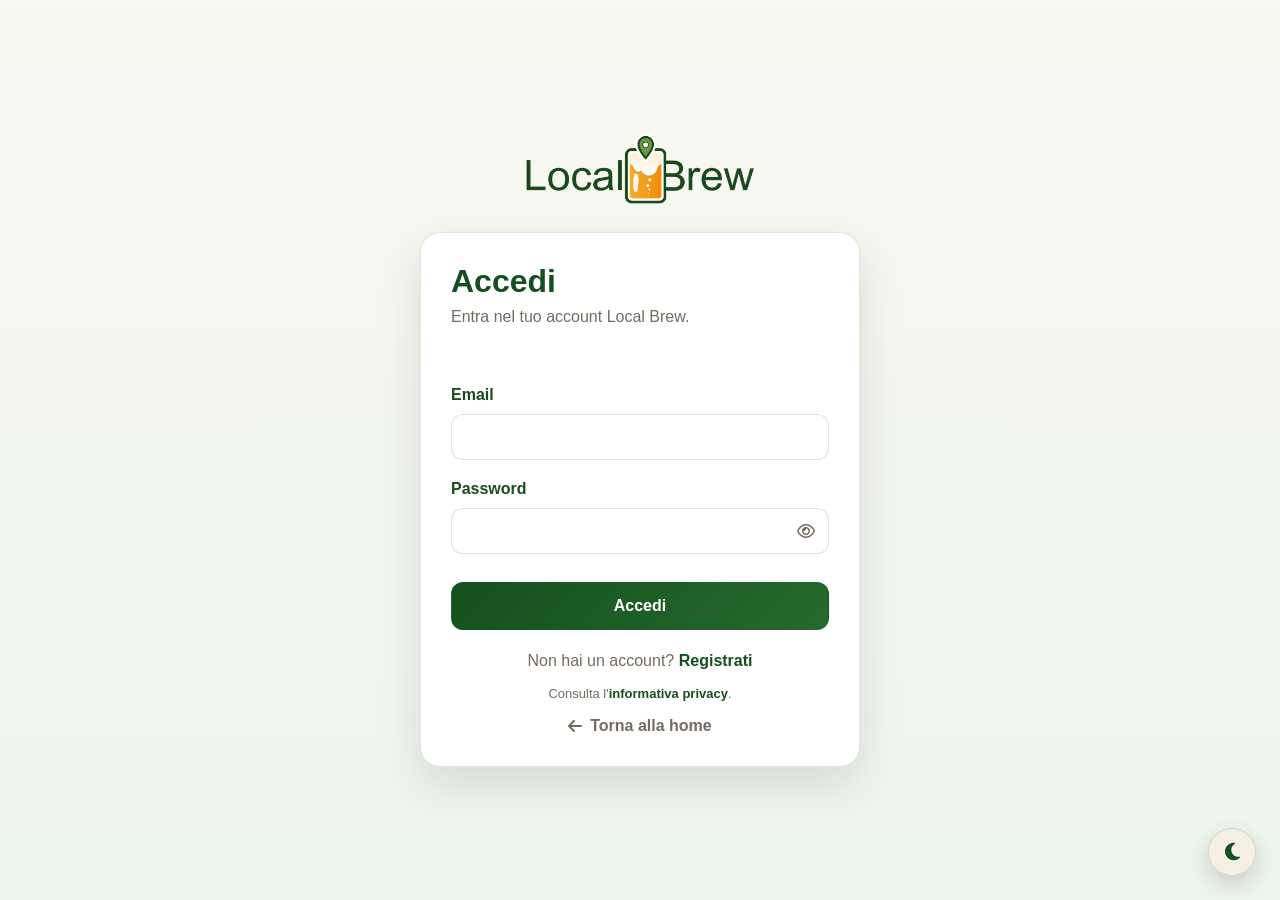
<file: src/main/resources/static/pages/admin-dashboard.html>
<!DOCTYPE html>
<html lang="it">

<head>
    <meta charset="UTF-8">
    <meta name="viewport" content="width=device-width, initial-scale=1.0">
    <title>Dashboard amministratore - Local Brew</title>

    <link rel="stylesheet" href="../css/style.css">
    <link rel="stylesheet" href="../css/auth.css">
    <link rel="stylesheet" href="https://cdnjs.cloudflare.com/ajax/libs/font-awesome/6.5.2/css/all.min.css">
    <link rel="shortcut icon" href="../assets/icons/favicon.png" type="image/x-icon">
</head>

<body class="auth-page app-page">
<main class="dashboard-shell app-shell">
    <header class="app-page-header dashboard-header">
            <div>
                <h1>Amministrazione</h1>
                <p>Gestisci locali e recensioni.</p>
            </div>
            <div class="dashboard-header-actions">
                <button type="button" class="admin-new-drink-btn" id="admin-open-create-drink">
                    <i class="fa-solid fa-beer-mug-empty"></i> Nuovo drink
                </button>
                <a class="btn profile-btn" href="profile.html">
                    <i class="fa-solid fa-user"></i> Profilo
                </a>
                <a class="btn btn-map" href="../index.html">
                    <i class="fa-solid fa-map-location-dot"></i> Mappa
                </a>
                <button type="button" class="btn btn-logout" data-logout-button>
                    <i class="fa-solid fa-right-from-bracket"></i> Esci
                </button>
            </div>
    </header>

    <section class="app-page-body dashboard-card">

        <!-- Tab navigazione -->
        <div class="admin-tabs-row">
            <div class="admin-tabs" role="tablist">
                <button class="admin-tab admin-tab--active" data-tab="venues" role="tab" aria-selected="true">
                    <i class="fa-solid fa-store"></i> Locali
                </button>
                <button class="admin-tab" data-tab="drinks" role="tab" aria-selected="false">
                    <i class="fa-solid fa-beer-mug-empty"></i> Drink
                </button>
            </div>

            <div class="admin-drinks-toolbar hidden" id="admin-drinks-toolbar">
                <div class="admin-search-wrap">
                    <i class="fa-solid fa-magnifying-glass admin-search-icon"></i>
                    <input id="admin-drink-search" class="admin-search-input" type="search"
                           placeholder="Cerca drink per nome o categoria..." autocomplete="off">
                </div>
                <div class="admin-status-filters" role="group">
                    <button class="admin-status-pill admin-status-pill--active" data-category="">Tutti</button>
                    <button class="admin-status-pill" data-category="IPA">IPA</button>
                    <button class="admin-status-pill" data-category="LAGER">Lager</button>
                    <button class="admin-status-pill" data-category="STOUT">Stout</button>
                    <button class="admin-status-pill" data-category="ALE">Ale</button>
                    <button class="admin-status-pill" data-category="WHEAT">Wheat</button>
                    <button class="admin-status-pill" data-category="SOUR">Sour</button>
                </div>
            </div>
        </div>

        <!-- Tab: Locali + Recensioni -->
        <div class="admin-tab-panel" id="admin-tab-venues">
        <div class="admin-two-col">

            <!-- COLONNA 1: lista locali -->
            <section class="admin-col admin-venues-col">
                <h2 class="dashboard-col-title">
                    <i class="fa-solid fa-store"></i>
                    Locali
                </h2>

                <!-- Ricerca + filtri status -->
                <div class="admin-search-wrap">
                    <i class="fa-solid fa-magnifying-glass admin-search-icon"></i>
                    <input
                            id="admin-venue-search"
                            class="admin-search-input"
                            type="search"
                            placeholder="Cerca locale o owner…"
                            autocomplete="off"
                    >
                </div>
                <div class="admin-status-filters" role="group" aria-label="Filtra per stato">
                    <button class="admin-status-pill admin-status-pill--active" data-status="">Tutti</button>
                    <button class="admin-status-pill" data-status="ACTIVE">
                        <i class="fa-solid fa-circle-check"></i> Attivi
                    </button>
                    <button class="admin-status-pill" data-status="SUSPENDED">
                        <i class="fa-solid fa-circle-pause"></i> Sospesi
                    </button>
                    <button class="admin-status-pill" data-status="PENDING">
                        <i class="fa-solid fa-clock"></i> In attesa
                    </button>
                </div>

                <div id="admin-venues" aria-live="polite">
                    <p class="dashboard-message">Caricamento locali...</p>
                </div>
            </section>

            <!-- COLONNA 2: recensioni -->
            <section class="admin-col admin-review-col" id="admin-review-col">
                <h2 class="dashboard-col-title">
                    <i class="fa-solid fa-comments"></i>
                    Recensioni
                </h2>
                <p class="dashboard-message admin-review-hint" id="admin-review-hint">
                    Clicca "Recensioni" su un locale per vederle qui.
                </p>
                <div class="admin-review-venue-name hidden" id="admin-review-venue-name"></div>
                <div class="admin-review-list" id="admin-reviews" aria-live="polite"></div>
            </section>

        </div><!-- /admin-two-col -->
        </div><!-- /admin-tab-panel venues -->

        <!-- Tab: Drink globali -->
        <div class="admin-tab-panel hidden" id="admin-tab-drinks">
            <div id="admin-drinks-list" aria-live="polite">
                <p class="dashboard-message">Caricamento drink...</p>
            </div>
        </div><!-- /admin-tab-panel drinks -->

    </section>
</main>

<!-- Modal: nuovo drink -->
<div class="admin-drink-create-backdrop hidden" id="admin-drink-create-backdrop" aria-hidden="true"></div>
<section class="admin-drink-create-modal hidden" id="admin-drink-create-modal" role="dialog" aria-modal="true"
         aria-labelledby="admin-create-drink-title">
    <div class="admin-drink-modal-header">
        <div>
            <p class="eyebrow">Drink globale</p>
            <h2 id="admin-create-drink-title"><i class="fa-solid fa-beer-mug-empty"></i> Nuovo drink</h2>
        </div>
        <button type="button" class="admin-modal-close" id="admin-close-create-drink" aria-label="Chiudi">
            <i class="fa-solid fa-xmark"></i>
        </button>
    </div>

        <form class="auth-form admin-drink-modal-form" id="admin-drink-form">
            <p class="dashboard-message">Drink globali, disponibili a tutti i locali senza prezzo.</p>
            <p class="auth-message" id="admin-drink-message" aria-live="polite"></p>
            <label for="admin-drink-name">Nome</label>
            <input id="admin-drink-name" type="text" maxlength="100" required>

            <label for="admin-drink-description">Descrizione</label>
            <textarea id="admin-drink-description" rows="3" maxlength="300"></textarea>

            <div class="form-columns">
                <div>
                    <label for="admin-drink-category">Categoria</label>
                    <select id="admin-drink-category" required>
                        <option value="IPA">IPA</option>
                        <option value="LAGER">Lager</option>
                        <option value="STOUT">Stout</option>
                        <option value="ALE">Ale</option>
                        <option value="WHEAT">Wheat</option>
                        <option value="SOUR">Sour</option>
                    </select>
                </div>
                <div>
                    <label for="admin-drink-abv">ABV</label>
                    <input id="admin-drink-abv" type="number" step="0.1" min="0" max="100">
                </div>
            </div>

            <label for="admin-drink-origin">Origine</label>
            <input id="admin-drink-origin" type="text" maxlength="100">

            <label for="admin-drink-image-file">Immagine birra</label>
            <div class="upload-field" id="admin-drink-image-upload-field">
                <input type="file" id="admin-drink-image-file" accept="image/jpeg,image/png,image/webp"
                       class="upload-file-input">
                <label for="admin-drink-image-file" class="upload-file-label">
                    <i class="fa-solid fa-arrow-up-from-bracket"></i>
                    <span id="admin-drink-image-filename">Scegli immagine (JPG, PNG, WEBP · max 5 MB)</span>
                </label>
                <img id="admin-drink-image-preview" class="upload-preview hidden" alt="Anteprima immagine birra">
                <button type="button" class="upload-remove hidden" id="admin-drink-image-remove"
                        aria-label="Rimuovi immagine">
                    <i class="fa-solid fa-xmark"></i> Rimuovi
                </button>
            </div>
            <input type="hidden" id="admin-drink-image-uri">

            <div class="admin-drink-modal-actions">
                <button type="button" class="secondary-button" id="admin-cancel-create-drink">Annulla</button>
                <button type="submit" class="auth-submit">
                    <i class="fa-solid fa-plus"></i> Crea drink
                </button>
            </div>
        </form>
</section>

<button type="button" class="theme-toggle-floating" id="theme-toggle" aria-label="Passa alla modalità notte"><i class="fa-solid fa-moon"></i></button>
  <script type="module" src="../js/theme-init.js"></script>
<!-- Modal: modifica drink -->
<div class="admin-drink-edit-backdrop hidden" id="admin-drink-edit-backdrop" aria-hidden="true"></div>
<section class="admin-drink-edit-modal hidden" id="admin-drink-edit-modal" role="dialog" aria-modal="true"
         aria-labelledby="admin-edit-drink-title">
    <div class="admin-drink-edit-modal-header">
        <div>
            <p class="eyebrow">Drink globale</p>
            <h2 id="admin-edit-drink-title"><i class="fa-solid fa-pen"></i> Modifica drink</h2>
        </div>
        <button type="button" class="admin-modal-close" id="admin-edit-drink-close" aria-label="Chiudi">
            <i class="fa-solid fa-xmark"></i>
        </button>
    </div>

    <form class="auth-form admin-drink-edit-modal-form" id="admin-drink-edit-form">
        <input type="hidden" id="edit-drink-id">

        <label for="edit-drink-name">Nome</label>
        <input id="edit-drink-name" type="text" maxlength="100" required>

        <label for="edit-drink-description">Descrizione</label>
        <textarea id="edit-drink-description" rows="3" maxlength="300"></textarea>

        <div class="form-columns">
            <div>
                <label for="edit-drink-category">Categoria</label>
                <select id="edit-drink-category" required>
                    <option value="IPA">IPA</option>
                    <option value="LAGER">Lager</option>
                    <option value="STOUT">Stout</option>
                    <option value="ALE">Ale</option>
                    <option value="WHEAT">Wheat</option>
                    <option value="SOUR">Sour</option>
                </select>
            </div>
            <div>
                <label for="edit-drink-abv">ABV</label>
                <input id="edit-drink-abv" type="number" step="0.1" min="0" max="100">
            </div>
        </div>

        <label for="edit-drink-origin">Origine</label>
        <input id="edit-drink-origin" type="text" maxlength="100">

        <label for="edit-drink-image-file">Immagine birra</label>
        <div class="upload-field" id="edit-drink-image-upload-field">
            <input type="file" id="edit-drink-image-file" accept="image/jpeg,image/png,image/webp"
                   class="upload-file-input">
            <label for="edit-drink-image-file" class="upload-file-label">
                <i class="fa-solid fa-arrow-up-from-bracket"></i>
                <span id="edit-drink-image-filename">Scegli immagine (JPG, PNG, WEBP - max 5 MB)</span>
            </label>
            <img id="edit-drink-image-preview" class="upload-preview hidden" alt="Anteprima immagine birra">
            <button type="button" class="upload-remove hidden" id="edit-drink-image-remove"
                    aria-label="Rimuovi immagine">
                <i class="fa-solid fa-xmark"></i> Rimuovi
            </button>
        </div>
        <input type="hidden" id="edit-drink-image-uri">

        <p class="profile-form-msg" id="admin-drink-edit-message" aria-live="polite"></p>

        <div class="admin-drink-edit-modal-actions">
            <button type="button" class="secondary-button" id="admin-edit-drink-cancel">Annulla</button>
            <button type="submit" class="profile-save-btn">
                <i class="fa-solid fa-check"></i> Salva modifiche
            </button>
        </div>
    </form>
</section>

<script type="module" src="../js/admin-dashboard.js"></script>
</body>

</html>
</file>
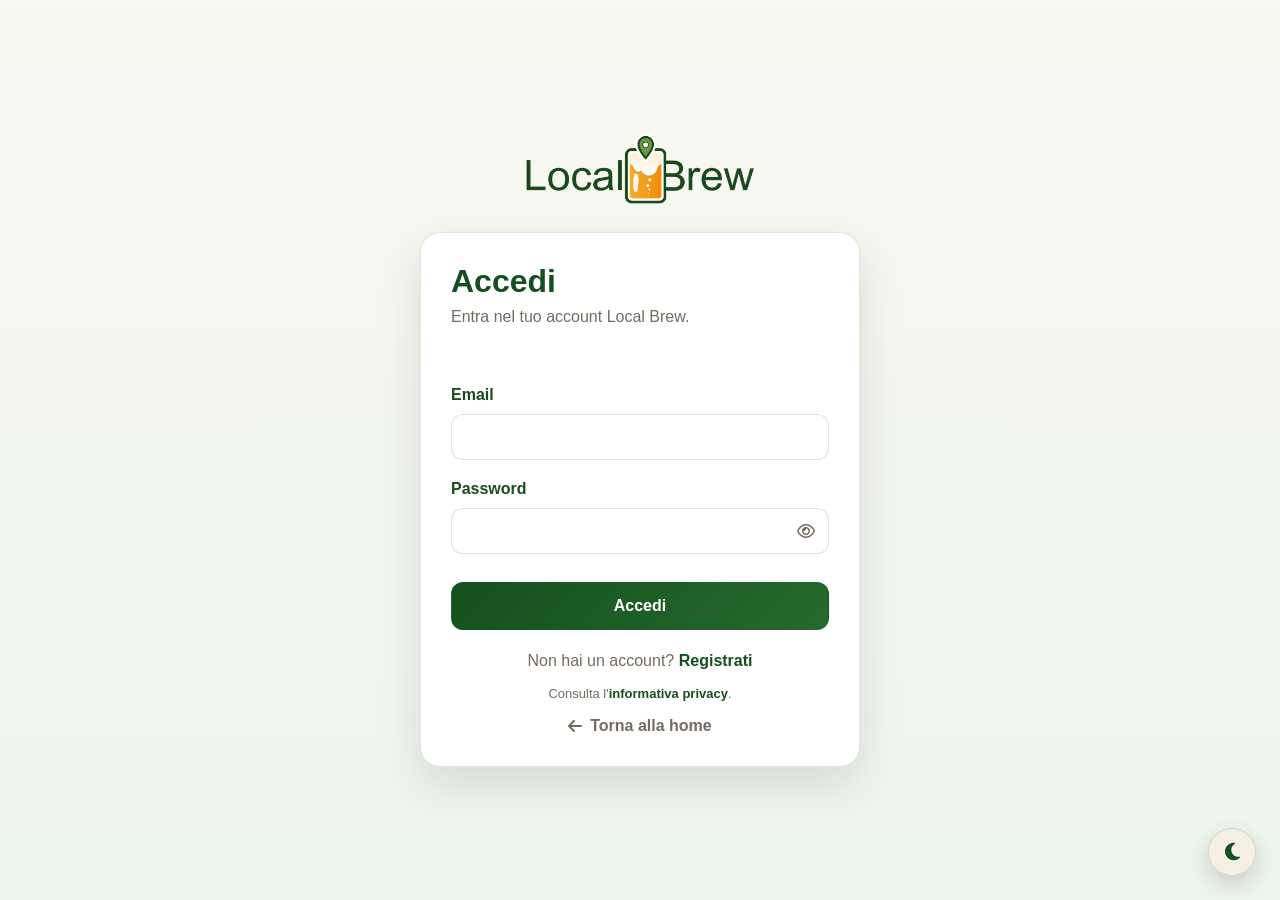
<file: src/main/resources/static/pages/login.html>
<!DOCTYPE html>
<html lang="it">
<head>
    <meta charset="UTF-8">
    <meta name="viewport" content="width=device-width, initial-scale=1.0">
    <title>Accedi - Local Brew</title>

    <link rel="stylesheet" href="../css/style.css">
    <link rel="stylesheet" href="../css/auth.css">
    <link rel="stylesheet" href="https://cdnjs.cloudflare.com/ajax/libs/font-awesome/6.5.2/css/all.min.css">
    <link rel="shortcut icon" href="../assets/icons/favicon.png" type="image/x-icon">
</head>
<body class="auth-page">
<main class="auth-shell">
    <a href="../index.html" class="auth-logo">
        <img src="../assets/icons/logo.png" alt="Local Brew" class="auth-logo-img logo-light">
        <img src="../assets/icons/logo-dark-mode.png" alt="Local Brew" class="auth-logo-img logo-dark">
    </a>

    <section class="auth-card">
        <h1>Accedi</h1>
        <p>Entra nel tuo account Local Brew.</p>

        <p class="auth-message" id="auth-message" aria-live="polite"></p>

        <form class="auth-form" id="login-form">
            <label for="login-email">Email</label>
            <input type="email" id="login-email" required autocomplete="email">

            <label for="login-password">Password</label>
            <div class="pw-field">
                <input type="password" id="login-password" required autocomplete="current-password">
                <button type="button" class="pw-toggle" aria-label="Mostra password" tabindex="-1">
                    <i class="fa-regular fa-eye"></i>
                </button>
            </div>

            <button type="submit" class="auth-submit">Accedi</button>
        </form>

        <p class="auth-switch">
            Non hai un account?
            <a href="register.html">Registrati</a>
        </p>

        <p class="auth-legal">
            Consulta l'<a href="privacy.html">informativa privacy</a>.
        </p>

        <p class="auth-home">
            <a href="../index.html">
                <i class="fa-solid fa-arrow-left"></i>
                Torna alla home
            </a>
        </p>
    </section>
</main>

<button type="button" class="theme-toggle-floating" id="theme-toggle" aria-label="Passa alla modalità notte"><i
        class="fa-solid fa-moon"></i></button>
<script type="module" src="../js/theme-init.js"></script>
<script type="module" src="../js/auth.js"></script>
</body>
</html>
</file>
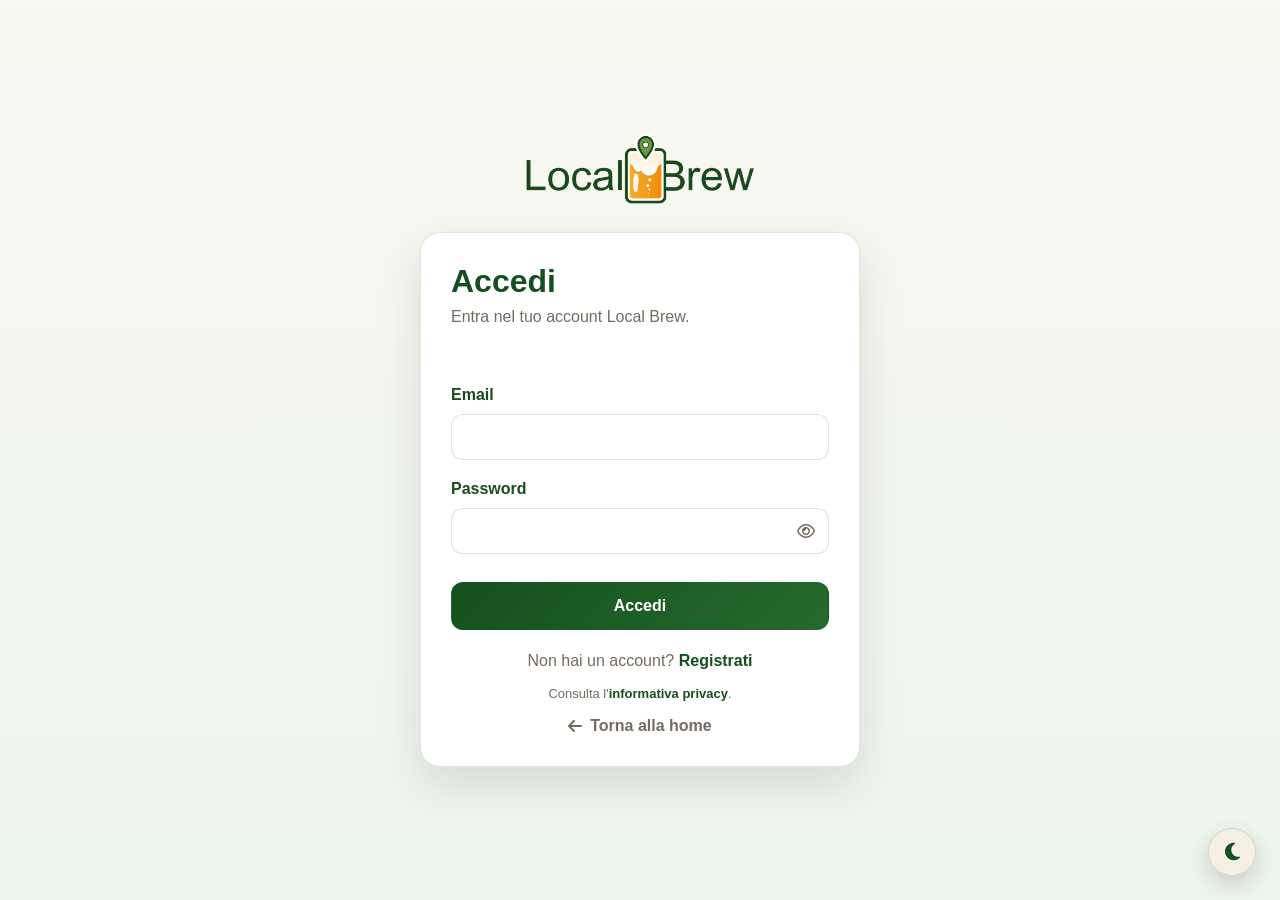
<file: src/main/resources/static/pages/owner-dashboard.html>
<!DOCTYPE html>
<html lang="it">

<head>
    <meta charset="UTF-8">
    <meta name="viewport" content="width=device-width, initial-scale=1.0">
    <title>Dashboard proprietario - Local Brew</title>

    <link rel="stylesheet" href="../css/style.css">
    <link rel="stylesheet" href="../css/auth.css">
    <link rel="stylesheet" href="https://cdnjs.cloudflare.com/ajax/libs/font-awesome/6.5.2/css/all.min.css">
    <link rel="shortcut icon" href="../assets/icons/favicon.png" type="image/x-icon">
</head>

<body class="auth-page app-page owner-dashboard-page">
<main class="dashboard-shell app-shell">
    <header class="app-page-header dashboard-header">
            <div>
                <h1>Gestione locali</h1>
                <p>Crea, aggiorna o elimina i tuoi locali.</p>
            </div>
            <div class="dashboard-header-actions">
                <button type="button" class="admin-new-drink-btn owner-new-venue-btn" id="venue-modal-open">
                    <i class="fa-solid fa-plus"></i> Nuovo locale
                </button>
                <a class="btn profile-btn" href="profile.html">
                    <i class="fa-solid fa-user"></i> Profilo
                </a>
                <a class="btn btn-map" href="../index.html">
                    <i class="fa-solid fa-map-location-dot"></i> Mappa
                </a>
                <button type="button" class="btn btn-logout" data-logout-button>
                    <i class="fa-solid fa-right-from-bracket"></i> Esci
                </button>
            </div>
    </header>


    <section class="app-page-body dashboard-card">

        <div class="dashboard-grid owner-dashboard-grid">

            <!-- Modal: form crea/aggiorna locale -->
            <div class="venue-modal-backdrop hidden" id="venue-modal-backdrop"></div>
            <div class="venue-form-col venue-modal hidden" id="venue-modal" role="dialog" aria-modal="true" aria-labelledby="form-col-label">
                <div class="venue-modal-header">
                    <h2 class="dashboard-col-title">
                        <i class="fa-solid fa-store"></i>
                        <span id="form-col-label">Nuovo locale</span>
                    </h2>
                    <button type="button" class="venue-modal-close" id="venue-modal-close" aria-label="Chiudi form locale">
                        <i class="fa-solid fa-xmark"></i>
                    </button>
                </div>
                <form class="auth-form" id="venue-form">
                    <input type="hidden" id="venue-id">

                    <label for="venue-name">Nome locale</label>
                    <input id="venue-name" type="text" maxlength="50" required>

                    <label for="venue-description">Descrizione</label>
                    <textarea id="venue-description" rows="4" maxlength="500"></textarea>

                    <label for="venue-city">Città</label>
                    <input id="venue-city" type="text" maxlength="50" required>

                    <label for="venue-address">Indirizzo</label>
                    <input id="venue-address" type="text" maxlength="70" required>

                    <label for="venue-type">Tipo locale</label>
                    <select id="venue-type" required>
                        <option value="BAR">Bar</option>
                        <option value="PUB">Pub</option>
                        <option value="BREWERY">Birrificio</option>
                        <option value="RESTAURANT">Ristorante</option>
                        <option value="BEER_STORE">Beer store</option>
                    </select>

                    <label for="venue-image-uri">Immagine locale</label>
                    <div class="upload-field" id="venue-image-upload-field">
                        <input type="file" id="venue-image-file" accept="image/jpeg,image/png,image/webp"
                               class="upload-file-input">
                        <label for="venue-image-file" class="upload-file-label">
                            <i class="fa-solid fa-arrow-up-from-bracket"></i>
                            <span id="venue-image-filename">Scegli immagine (JPG, PNG, WEBP · max 5 MB)</span>
                        </label>
                        <img id="venue-image-preview" class="upload-preview hidden" alt="Anteprima immagine locale">
                        <button type="button" class="upload-remove hidden" id="venue-image-remove"
                                aria-label="Rimuovi immagine">
                            <i class="fa-solid fa-xmark"></i> Rimuovi
                        </button>
                    </div>
                    <input type="hidden" id="venue-image-uri">

                    <div class="dashboard-actions">
                        <button type="submit" class="auth-submit" id="venue-submit">Crea locale</button>
                        <button type="button" class="secondary-button" id="venue-cancel">Annulla</button>
                    </div>
                </form>
            </div>

            <!-- Lista locali -->
            <section class="dashboard-list owner-dashboard-list" aria-live="polite">
                <h2 class="dashboard-col-title">
                    <i class="fa-solid fa-list"></i>
                    I tuoi locali
                </h2>
                <div id="owner-venues">
                    <p class="dashboard-message">Caricamento locali...</p>
                </div>
            </section>

        </div>

        <!-- PANNELLO BIRRE — reso visibile via JS quando si apre un accordion -->

        <!-- select nascosto, usato solo dal JS per tracciare il locale attivo -->
        <select id="drink-venue-select" class="hidden" aria-hidden="true"></select>

        <div class="drink-modal-backdrop hidden" id="drink-modal-backdrop"></div>
        <div class="drink-accordion-panel hidden" id="drink-accordion-panel" role="dialog" aria-modal="true"
             aria-labelledby="drink-panel-title">

            <div class="drink-panel-header">
                <div>
                    <h2 class="dashboard-col-title" id="drink-panel-title">
                        <i class="fa-solid fa-beer-mug-empty"></i>
                        Birre del locale
                    </h2>
                    <p class="drink-panel-sub" id="drink-panel-sub"></p>
                </div>
                <button type="button" class="drink-panel-close" id="drink-panel-close"
                        aria-label="Chiudi pannello birre">
                    <i class="fa-solid fa-xmark"></i>
                </button>
            </div>

            <p class="auth-message drink-message-inline" id="drink-message" aria-live="polite"></p>
            <div class="drink-panel-body">

                <!-- Colonna sx: aggiungi drink — accordion collassabile -->
                <div class="drink-panel-forms">

                    <!-- Accordion: aggiungi drink esistente -->
                    <div class="drink-form-block drink-accordion-block">
                        <button type="button" class="drink-accordion-trigger" aria-expanded="false"
                                aria-controls="existing-drink-body">
                            <span><i class="fa-solid fa-plus"></i> Aggiungi drink esistente</span>
                            <i class="fa-solid fa-chevron-down drink-chevron"></i>
                        </button>
                        <div class="drink-accordion-body hidden" id="existing-drink-body">
                            <form class="auth-form" id="existing-drink-form">
                                <label for="existing-drink-id">Drink</label>
                                <select id="existing-drink-id" required></select>

                                <label for="existing-drink-price">Prezzo</label>
                                <input id="existing-drink-price" type="number" step="0.01" min="0" required>

                                <button type="submit" class="auth-submit">Aggiungi al locale</button>
                            </form>
                        </div>
                    </div>

                    <!-- Accordion: crea nuovo drink -->
                    <div class="drink-form-block drink-accordion-block">
                        <button type="button" class="drink-accordion-trigger" aria-expanded="false"
                                aria-controls="new-drink-body">
                            <span><i class="fa-solid fa-beer-mug-empty"></i> Crea nuovo drink</span>
                            <i class="fa-solid fa-chevron-down drink-chevron"></i>
                        </button>
                        <div class="drink-accordion-body hidden" id="new-drink-body">
                            <form class="auth-form" id="new-drink-form">
                                <label for="new-drink-name">Nome</label>
                                <input id="new-drink-name" type="text" maxlength="100" required>

                                <label for="new-drink-description">Descrizione</label>
                                <textarea id="new-drink-description" rows="3" maxlength="300"></textarea>

                                <div class="form-columns">
                                    <div>
                                        <label for="new-drink-category">Categoria</label>
                                        <select id="new-drink-category" required>
                                            <option value="IPA">IPA</option>
                                            <option value="LAGER">Lager</option>
                                            <option value="STOUT">Stout</option>
                                            <option value="ALE">Ale</option>
                                            <option value="WHEAT">Wheat</option>
                                            <option value="SOUR">Sour</option>
                                        </select>
                                    </div>
                                    <div>
                                        <label for="new-drink-abv">ABV</label>
                                        <input id="new-drink-abv" type="number" step="0.1" min="0" max="100">
                                    </div>
                                </div>

                                <label for="new-drink-origin">Origine</label>
                                <input id="new-drink-origin" type="text" maxlength="100">

                                <label for="new-drink-image-uri">Immagine birra</label>
                                <div class="upload-field" id="drink-image-upload-field">
                                    <input type="file" id="new-drink-image-file" accept="image/jpeg,image/png,image/webp"
                                           class="upload-file-input">
                                    <label for="new-drink-image-file" class="upload-file-label">
                                        <i class="fa-solid fa-arrow-up-from-bracket"></i>
                                        <span id="new-drink-image-filename">Scegli immagine (JPG, PNG, WEBP · max 5 MB)</span>
                                    </label>
                                    <img id="new-drink-image-preview" class="upload-preview hidden"
                                         alt="Anteprima immagine birra">
                                    <button type="button" class="upload-remove hidden" id="new-drink-image-remove"
                                            aria-label="Rimuovi immagine">
                                        <i class="fa-solid fa-xmark"></i> Rimuovi
                                    </button>
                                </div>
                                <input type="hidden" id="new-drink-image-uri">

                                <label for="new-drink-price">Prezzo nel locale</label>
                                <input id="new-drink-price" type="number" step="0.01" min="0" required>

                                <button type="submit" class="auth-submit">Crea e aggiungi</button>
                            </form>
                        </div>
                    </div>

                </div>

                <!-- Colonna dx: lista birre del locale -->
                <section class="drink-list-col">
                    <h3>Menu attuale</h3>
                    <div id="venue-drinks">
                        <p class="dashboard-message">Seleziona un locale.</p>
                    </div>
                </section>

            </div>
        </div>

    </section>
</main>

<button type="button" class="theme-toggle-floating" id="theme-toggle" aria-label="Passa alla modalità notte"><i class="fa-solid fa-moon"></i></button>
  <script type="module" src="../js/theme-init.js"></script>
<script type="module" src="../js/owner-dashboard.js"></script>
</body>
</html>
</file>
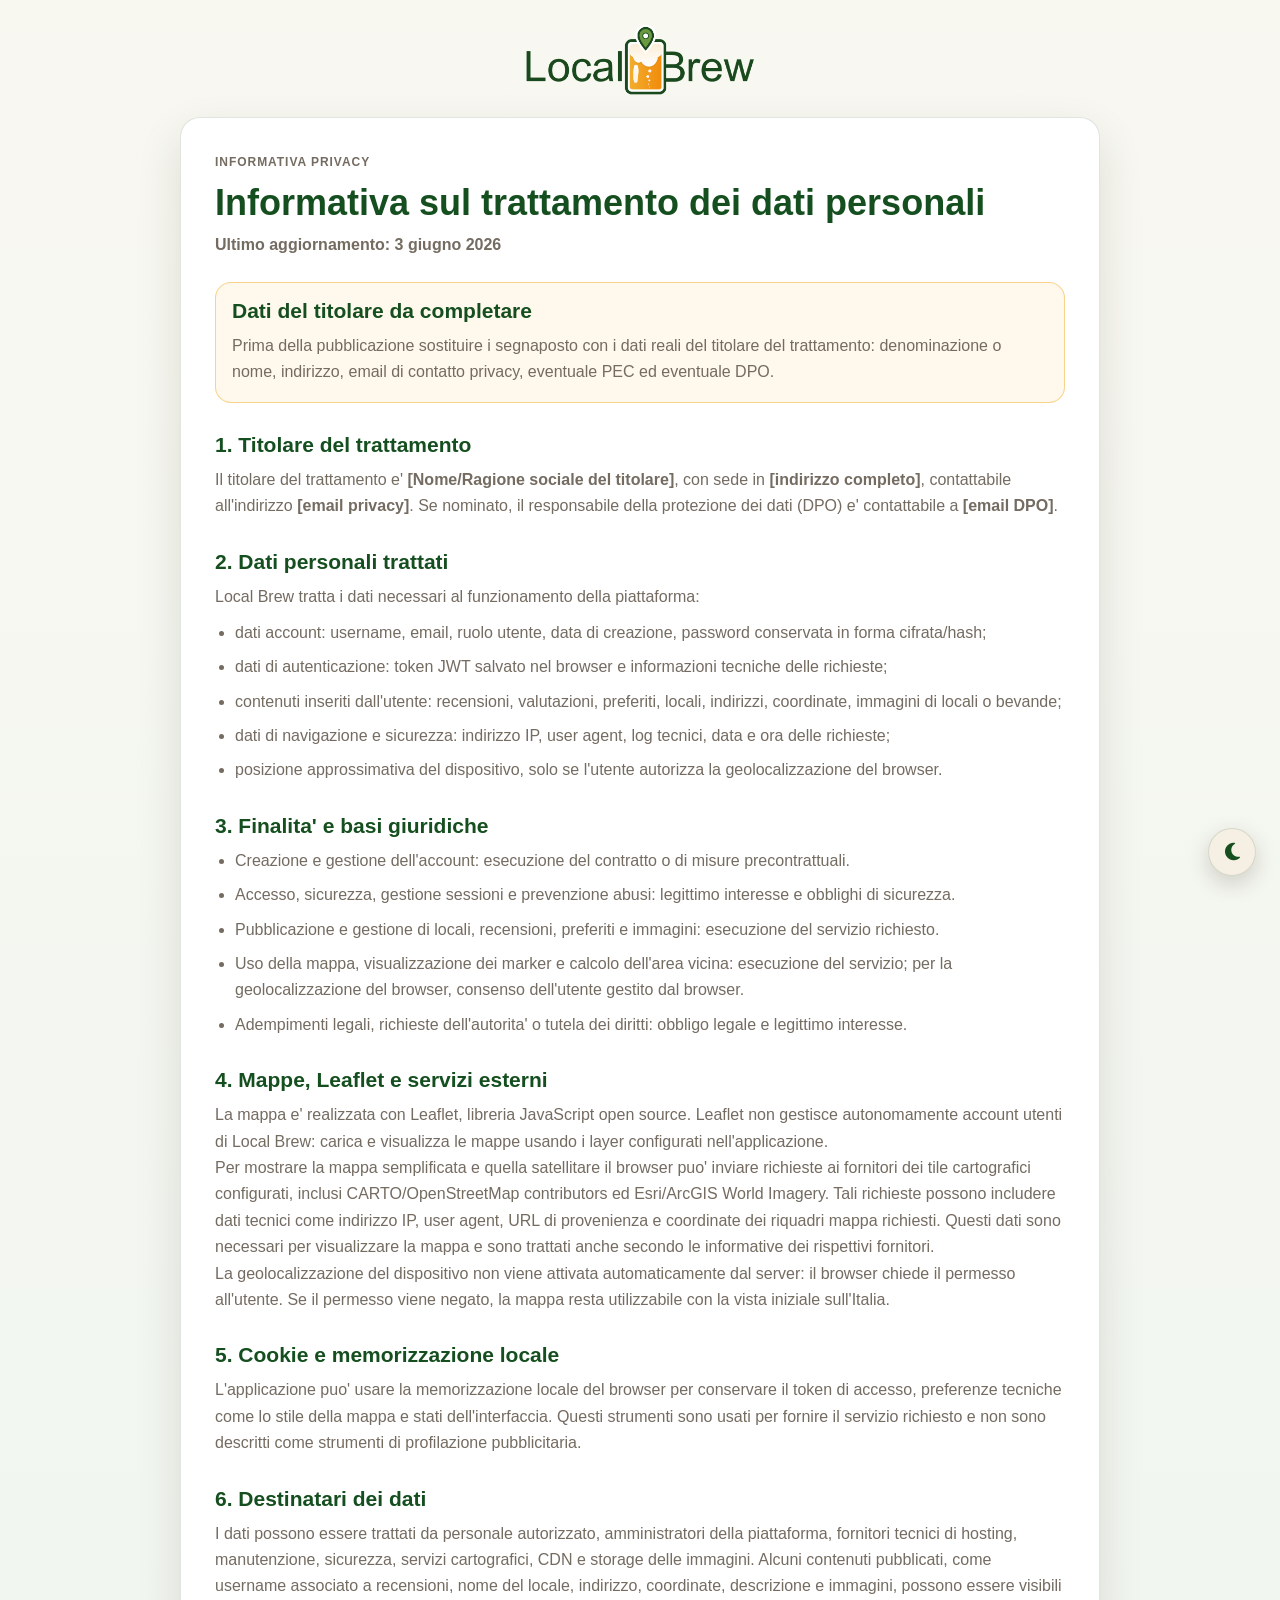
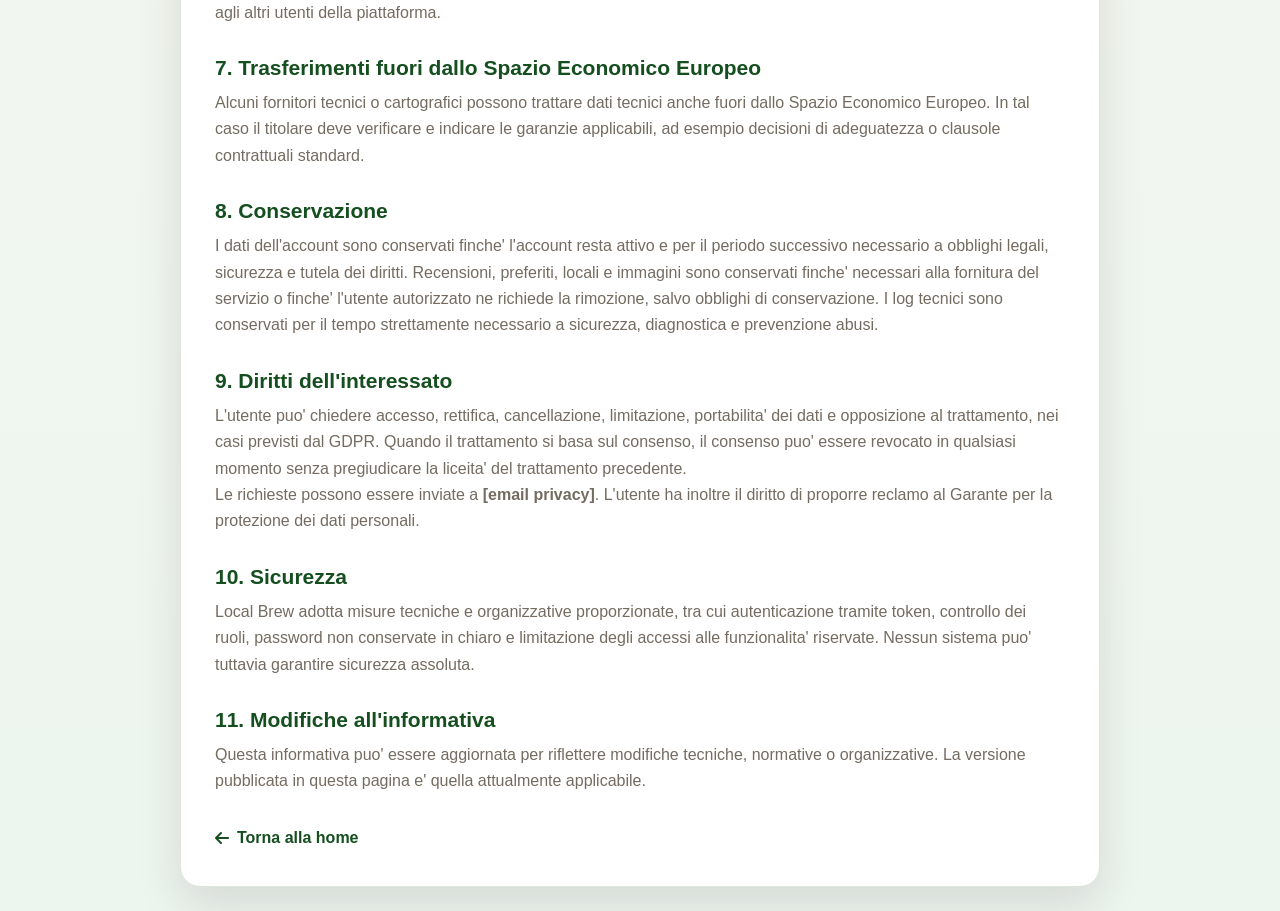
<file: src/main/resources/static/pages/privacy.html>
<!DOCTYPE html>
<html lang="it">

<head>
    <meta charset="UTF-8">
    <meta name="viewport" content="width=device-width, initial-scale=1.0">
    <title>Informativa privacy - Local Brew</title>

    <link rel="stylesheet" href="../css/style.css">
    <link rel="stylesheet" href="../css/auth.css">
    <link rel="stylesheet" href="https://cdnjs.cloudflare.com/ajax/libs/font-awesome/6.5.2/css/all.min.css">
    <link rel="shortcut icon" href="../assets/icons/favicon.png" type="image/x-icon">
</head>

<body class="auth-page privacy-page">
<main class="privacy-shell">
    <a href="../index.html" class="auth-logo privacy-logo">
        <img src="../assets/icons/logo.png" alt="Local Brew" class="auth-logo-img logo-light">
        <img src="../assets/icons/logo-dark-mode.png" alt="Local Brew" class="auth-logo-img logo-dark">
    </a>

    <article class="privacy-card">
        <p class="eyebrow">Informativa privacy</p>
        <h1>Informativa sul trattamento dei dati personali</h1>
        <p class="privacy-updated">Ultimo aggiornamento: 3 giugno 2026</p>

        <section class="privacy-notice">
            <h2>Dati del titolare da completare</h2>
            <p>
                Prima della pubblicazione sostituire i segnaposto con i dati reali del titolare del trattamento:
                denominazione o nome, indirizzo, email di contatto privacy, eventuale PEC ed eventuale DPO.
            </p>
        </section>

        <section>
            <h2>1. Titolare del trattamento</h2>
            <p>
                Il titolare del trattamento e' <strong>[Nome/Ragione sociale del titolare]</strong>,
                con sede in <strong>[indirizzo completo]</strong>, contattabile all'indirizzo
                <strong>[email privacy]</strong>. Se nominato, il responsabile della protezione dei dati
                (DPO) e' contattabile a <strong>[email DPO]</strong>.
            </p>
        </section>

        <section>
            <h2>2. Dati personali trattati</h2>
            <p>Local Brew tratta i dati necessari al funzionamento della piattaforma:</p>
            <ul>
                <li>dati account: username, email, ruolo utente, data di creazione, password conservata in forma
                    cifrata/hash;
                </li>
                <li>dati di autenticazione: token JWT salvato nel browser e informazioni tecniche delle richieste;</li>
                <li>contenuti inseriti dall'utente: recensioni, valutazioni, preferiti, locali, indirizzi, coordinate,
                    immagini di locali o bevande;
                </li>
                <li>dati di navigazione e sicurezza: indirizzo IP, user agent, log tecnici, data e ora delle
                    richieste;
                </li>
                <li>posizione approssimativa del dispositivo, solo se l'utente autorizza la geolocalizzazione del
                    browser.
                </li>
            </ul>
        </section>

        <section>
            <h2>3. Finalita' e basi giuridiche</h2>
            <ul>
                <li>Creazione e gestione dell'account: esecuzione del contratto o di misure precontrattuali.</li>
                <li>Accesso, sicurezza, gestione sessioni e prevenzione abusi: legittimo interesse e obblighi di
                    sicurezza.
                </li>
                <li>Pubblicazione e gestione di locali, recensioni, preferiti e immagini: esecuzione del servizio
                    richiesto.
                </li>
                <li>Uso della mappa, visualizzazione dei marker e calcolo dell'area vicina: esecuzione del servizio; per
                    la geolocalizzazione del browser, consenso dell'utente gestito dal browser.
                </li>
                <li>Adempimenti legali, richieste dell'autorita' o tutela dei diritti: obbligo legale e legittimo
                    interesse.
                </li>
            </ul>
        </section>

        <section>
            <h2>4. Mappe, Leaflet e servizi esterni</h2>
            <p>
                La mappa e' realizzata con Leaflet, libreria JavaScript open source. Leaflet non gestisce
                autonomamente account utenti di Local Brew: carica e visualizza le mappe usando i layer
                configurati nell'applicazione.
            </p>
            <p>
                Per mostrare la mappa semplificata e quella satellitare il browser puo' inviare richieste
                ai fornitori dei tile cartografici configurati, inclusi CARTO/OpenStreetMap contributors
                ed Esri/ArcGIS World Imagery. Tali richieste possono includere dati tecnici come indirizzo
                IP, user agent, URL di provenienza e coordinate dei riquadri mappa richiesti. Questi dati
                sono necessari per visualizzare la mappa e sono trattati anche secondo le informative dei
                rispettivi fornitori.
            </p>
            <p>
                La geolocalizzazione del dispositivo non viene attivata automaticamente dal server: il
                browser chiede il permesso all'utente. Se il permesso viene negato, la mappa resta
                utilizzabile con la vista iniziale sull'Italia.
            </p>
        </section>

        <section>
            <h2>5. Cookie e memorizzazione locale</h2>
            <p>
                L'applicazione puo' usare la memorizzazione locale del browser per conservare il token di
                accesso, preferenze tecniche come lo stile della mappa e stati dell'interfaccia. Questi
                strumenti sono usati per fornire il servizio richiesto e non sono descritti come strumenti
                di profilazione pubblicitaria.
            </p>
        </section>

        <section>
            <h2>6. Destinatari dei dati</h2>
            <p>
                I dati possono essere trattati da personale autorizzato, amministratori della piattaforma,
                fornitori tecnici di hosting, manutenzione, sicurezza, servizi cartografici, CDN e storage
                delle immagini. Alcuni contenuti pubblicati, come username associato a recensioni, nome del
                locale, indirizzo, coordinate, descrizione e immagini, possono essere visibili agli altri
                utenti della piattaforma.
            </p>
        </section>

        <section>
            <h2>7. Trasferimenti fuori dallo Spazio Economico Europeo</h2>
            <p>
                Alcuni fornitori tecnici o cartografici possono trattare dati tecnici anche fuori dallo
                Spazio Economico Europeo. In tal caso il titolare deve verificare e indicare le garanzie
                applicabili, ad esempio decisioni di adeguatezza o clausole contrattuali standard.
            </p>
        </section>

        <section>
            <h2>8. Conservazione</h2>
            <p>
                I dati dell'account sono conservati finche' l'account resta attivo e per il periodo
                successivo necessario a obblighi legali, sicurezza e tutela dei diritti. Recensioni,
                preferiti, locali e immagini sono conservati finche' necessari alla fornitura del servizio
                o finche' l'utente autorizzato ne richiede la rimozione, salvo obblighi di conservazione.
                I log tecnici sono conservati per il tempo strettamente necessario a sicurezza,
                diagnostica e prevenzione abusi.
            </p>
        </section>

        <section>
            <h2>9. Diritti dell'interessato</h2>
            <p>
                L'utente puo' chiedere accesso, rettifica, cancellazione, limitazione, portabilita' dei dati
                e opposizione al trattamento, nei casi previsti dal GDPR. Quando il trattamento si basa sul
                consenso, il consenso puo' essere revocato in qualsiasi momento senza pregiudicare la
                liceita' del trattamento precedente.
            </p>
            <p>
                Le richieste possono essere inviate a <strong>[email privacy]</strong>. L'utente ha inoltre
                il diritto di proporre reclamo al Garante per la protezione dei dati personali.
            </p>
        </section>

        <section>
            <h2>10. Sicurezza</h2>
            <p>
                Local Brew adotta misure tecniche e organizzative proporzionate, tra cui autenticazione
                tramite token, controllo dei ruoli, password non conservate in chiaro e limitazione degli
                accessi alle funzionalita' riservate. Nessun sistema puo' tuttavia garantire sicurezza
                assoluta.
            </p>
        </section>

        <section>
            <h2>11. Modifiche all'informativa</h2>
            <p>
                Questa informativa puo' essere aggiornata per riflettere modifiche tecniche, normative o
                organizzative. La versione pubblicata in questa pagina e' quella attualmente applicabile.
            </p>
        </section>

        <p class="privacy-back">
            <a href="../index.html">
                <i class="fa-solid fa-arrow-left"></i>
                Torna alla home
            </a>
        </p>
    </article>
</main>
<button type="button" class="theme-toggle-floating" id="theme-toggle" aria-label="Passa alla modalità notte">
    <i class="fa-solid fa-moon"></i>
</button>
<script type="module" src="../js/theme-init.js"></script>
</body>

</html>
</file>
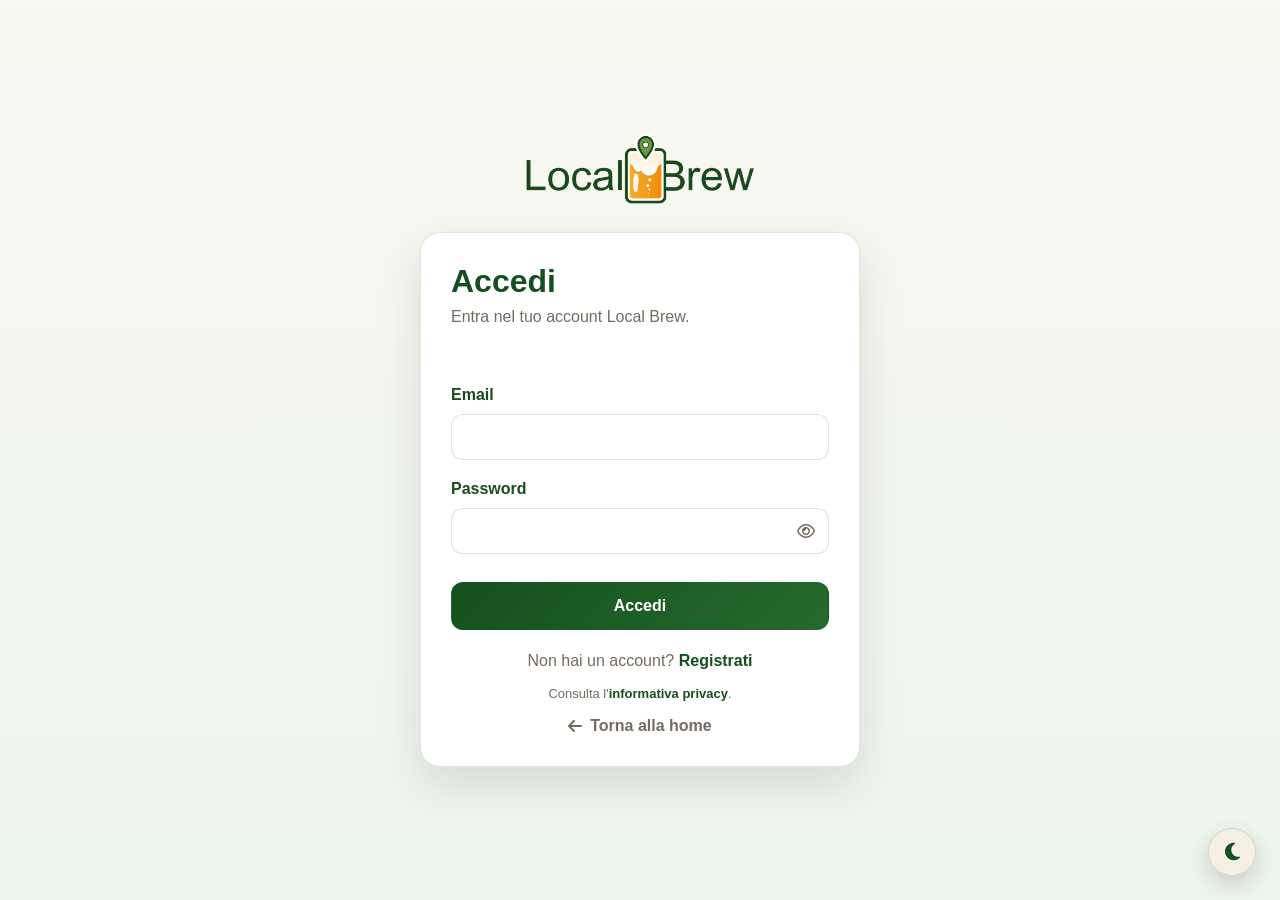
<file: src/main/resources/static/pages/profile.html>
<!DOCTYPE html>
<html lang="it">

<head>
    <meta charset="UTF-8">
    <meta name="viewport" content="width=device-width, initial-scale=1.0">
    <title>Il mio profilo - Local Brew</title>

    <link rel="stylesheet" href="../css/style.css">
    <link rel="stylesheet" href="../css/auth.css">
    <link rel="stylesheet" href="https://cdnjs.cloudflare.com/ajax/libs/font-awesome/6.5.2/css/all.min.css">
    <link rel="shortcut icon" href="../assets/icons/favicon.png" type="image/x-icon">
</head>

<body class="auth-page app-page">
<main class="profile-shell app-shell">
    <header class="app-page-header dashboard-header">
            <div class="profile-header-user">
                <div class="profile-avatar-lg"><i class="fa-solid fa-user"></i></div>
                <div>
                    <h1 id="profile-heading-name">Profilo</h1>
                    <p id="profile-heading-email" class="profile-heading-email"></p>
                    <span id="profile-heading-role" class="profile-role-badge"></span>
                </div>
            </div>
            <div class="dashboard-header-actions">
                <a class="btn btn-dashboard hidden" id="profile-dashboard-link" href="#">
                    <i class="fa-solid fa-gauge-high"></i> Dashboard
                </a>
                <a class="btn btn-map" href="../index.html">
                    <i class="fa-solid fa-map-location-dot"></i> Mappa
                </a>
                <button type="button" class="btn btn-logout" data-logout-button>
                    <i class="fa-solid fa-right-from-bracket"></i> Esci
                </button>
            </div>
    </header>

    <section class="app-page-body profile-card">
        <div class="profile-layout">

            <nav class="profile-nav" id="profile-nav" aria-label="Sezioni profilo">
                <!-- Generalità: tutti -->
                <button class="profile-nav-item profile-nav-item--active" data-section="generalita">
                    <i class="fa-solid fa-user-pen"></i> Generalità
                </button>
                <!-- Solo USER -->
                <button class="profile-nav-item hidden" data-section="recensioni">
                    <i class="fa-solid fa-comments"></i> Le mie recensioni
                </button>
                <!-- Solo OWNER -->
                <a class="profile-nav-item hidden btn-nav-locali" href="owner-dashboard.html" id="nav-locali-link">
                    <i class="fa-solid fa-store"></i> I miei locali
                </a>
                <!-- Solo ADMIN -->
                <button class="profile-nav-item hidden" data-section="admin">
                    <i class="fa-solid fa-shield-halved"></i> Amministrazione
                </button>
                <!-- Tutti -->
                <button class="profile-nav-item profile-nav-item--danger" data-section="pericolo">
                    <i class="fa-solid fa-triangle-exclamation"></i> Zona pericolosa
                </button>
            </nav>

            <div class="profile-content" id="profile-content">
                <p class="dashboard-message">Caricamento...</p>
            </div>

        </div>

    </section>
</main>

<button type="button" class="theme-toggle-floating" id="theme-toggle" aria-label="Passa alla modalità notte"><i class="fa-solid fa-moon"></i></button>
  <script type="module" src="../js/theme-init.js"></script>
<script type="module" src="../js/profile.js"></script>
</body>
</html>
</file>
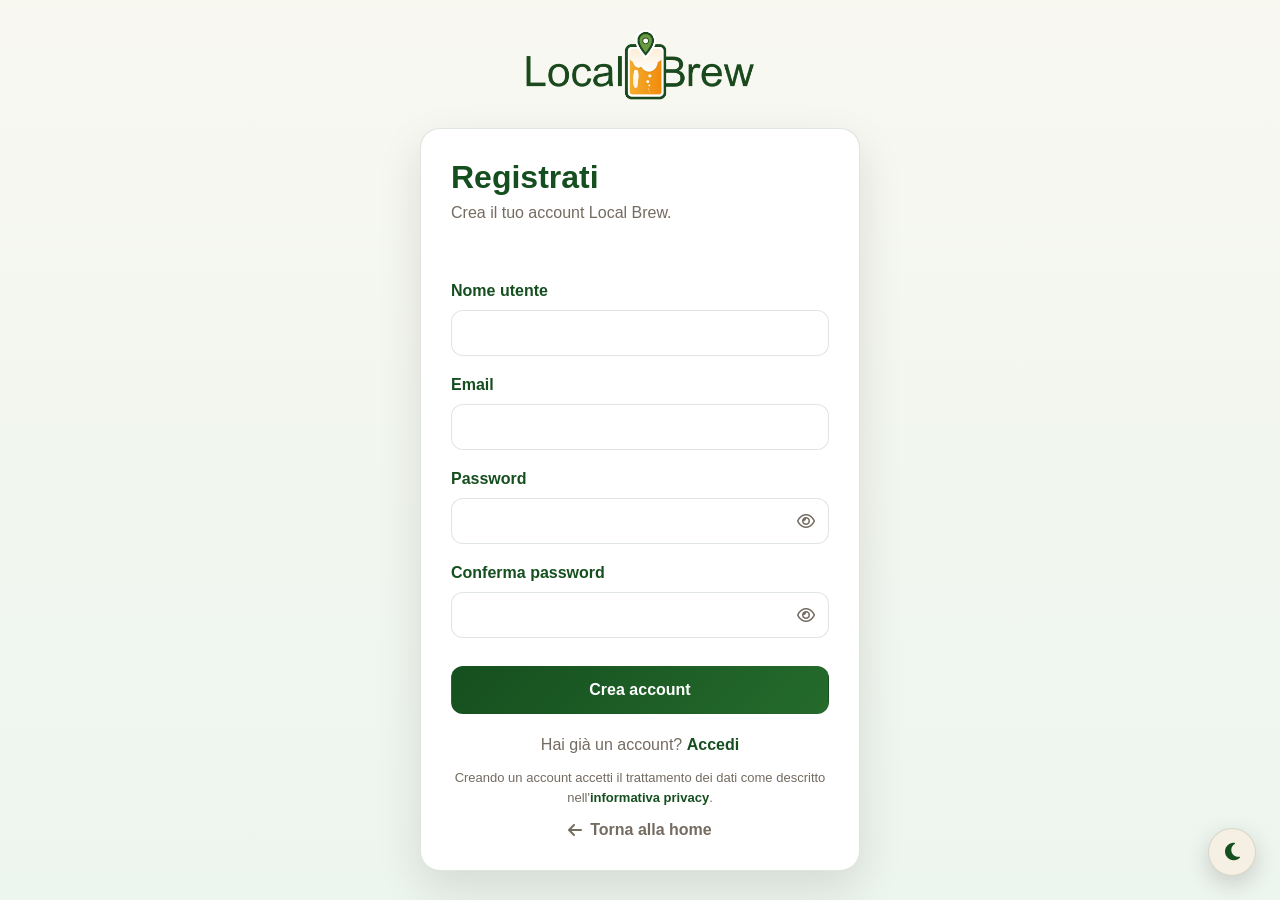
<file: src/main/resources/static/pages/register.html>
<!DOCTYPE html>
<html lang="it">

<head>
    <meta charset="UTF-8">
    <meta name="viewport" content="width=device-width, initial-scale=1.0">
    <title>Registrati - Local Brew</title>

    <link rel="stylesheet" href="../css/style.css">
    <link rel="stylesheet" href="../css/auth.css">
    <link rel="stylesheet" href="https://cdnjs.cloudflare.com/ajax/libs/font-awesome/6.5.2/css/all.min.css">
    <link rel="shortcut icon" href="../assets/icons/favicon.png" type="image/x-icon">
</head>

<body class="auth-page">
<main class="auth-shell">
    <a href="../index.html" class="auth-logo">
        <img src="../assets/icons/logo.png" alt="Local Brew" class="auth-logo-img logo-light">
        <img src="../assets/icons/logo-dark-mode.png" alt="Local Brew" class="auth-logo-img logo-dark">
    </a>

    <section class="auth-card">
        <h1>Registrati</h1>
        <p>Crea il tuo account Local Brew.</p>

        <p class="auth-message" id="auth-message" aria-live="polite"></p>

        <form class="auth-form" id="register-form">
            <label for="register-name">Nome utente</label>
            <input type="text" id="register-name" required autocomplete="username">

            <label for="register-email">Email</label>
            <input type="email" id="register-email" required autocomplete="email">

            <label for="register-password">Password</label>
            <div class="pw-field">
                <input type="password" id="register-password" required autocomplete="new-password">
                <button type="button" class="pw-toggle" aria-label="Mostra password" tabindex="-1">
                    <i class="fa-regular fa-eye"></i>
                </button>
            </div>

            <label for="register-confirm-password">Conferma password</label>
            <div class="pw-field">
                <input type="password" id="register-confirm-password" required autocomplete="new-password">
                <button type="button" class="pw-toggle" aria-label="Mostra password" tabindex="-1">
                    <i class="fa-regular fa-eye"></i>
                </button>
            </div>

            <button type="submit" class="auth-submit">Crea account</button>
        </form>

        <p class="auth-switch">
            Hai già un account?
            <a href="login.html">Accedi</a>
        </p>

        <p class="auth-legal">
            Creando un account accetti il trattamento dei dati come descritto
            nell'<a href="privacy.html">informativa privacy</a>.
        </p>

        <p class="auth-home">
            <a href="../index.html">
                <i class="fa-solid fa-arrow-left"></i>
                Torna alla home
            </a>
        </p>
    </section>
</main>

<button type="button" class="theme-toggle-floating" id="theme-toggle" aria-label="Passa alla modalità notte"><i
        class="fa-solid fa-moon"></i></button>
<script type="module" src="../js/theme-init.js"></script>
<script type="module" src="../js/auth.js"></script>
</body>

</html>
</file>
<file: src/main/resources/static/css/style.css>
/* File centrale: importa i fogli in ordine logico, dalle basi ai componenti specifici. */
@import "base.css";
@import "layout.css";
@import "components.css";
@import "map.css";
@import "sidebar.css";
@import "cards.css";
@import "filters.css";
@import "popup.css";
@import "utilities.css";
</file>
<file: src/main/resources/static/css/auth.css>
/* Pagina dedicata ad accesso e registrazione. */
.auth-page {
    display: grid;
    place-items: center;
    padding: 24px;
    background: linear-gradient(180deg, #f8f8f1, #edf5ef);
}

.auth-shell {
    width: min(440px, 100%);
}

.auth-page.app-page {
    display: block;
    min-height: 100dvh;
    padding: 0;
    background: radial-gradient(circle at 10% 8%, rgba(244, 182, 61, .1), transparent 28rem),
    radial-gradient(circle at 88% 4%, rgba(21, 79, 31, .12), transparent 30rem),
    linear-gradient(135deg, #f8f8f1 0%, #edf5ef 54%, #f7f8f2 100%);
}

.app-shell {
    width: min(1560px, calc(100% - 48px));
    min-height: 100dvh;
    margin: 0 auto;
    padding: 24px 0 32px;
    display: flex;
    flex-direction: column;
    gap: 18px;
}

.dashboard-shell {
    width: min(1560px, calc(100% - 48px));
    height: 100dvh;
    min-height: 0;
    display: flex;
    flex-direction: column;
    gap: 18px;
}

.app-page-header {
    width: 100%;
    padding: 18px 0 20px;
    border-bottom: 1px solid var(--line);
    margin-bottom: 0;
}

.app-page-header h1 {
    color: var(--green);
    font-size: clamp(30px, 3vw, 46px);
    line-height: 1.05;
    margin: 0 0 8px;
}

.app-page-header p {
    color: var(--muted);
    font-size: 15px;
    margin: 0;
}

.app-page-body {
    width: 100%;
    flex: 1 1 auto;
    min-height: 0;
}

@media (max-width: 760px) {
    .app-shell,
    .dashboard-shell,
    .profile-shell {
        width: min(100% - 28px, 1560px);
        height: auto;
        min-height: 100dvh;
        padding: 16px 0 26px;
    }

    .app-page-header {
        padding-top: 8px;
    }

    .app-page-header h1 {
        font-size: 30px;
    }
}

.auth-logo {
    display: block;
    width: 230px;
    margin: 0 auto 28px;
}

.auth-logo-img {
    width: 100%;
    height: auto;
    object-fit: contain;
}

.auth-logo-img.logo-light {
    display: block;
}

.auth-logo-img.logo-dark {
    display: none;
}

[data-theme="dark"] .auth-logo-img.logo-light {
    display: none;
}

[data-theme="dark"] .auth-logo-img.logo-dark {
    display: block;
}

.auth-card {
    padding: 30px;
    border: 1px solid var(--line);
    border-radius: 20px;
    background: #fff;
    box-shadow: var(--shadow);
}

.auth-card h1 {
    color: var(--green);
    font-size: 32px;
    margin-bottom: 8px;
}

.auth-card > p {
    color: var(--muted);
}

.auth-message {
    min-height: 24px;
    margin: 18px 0 8px;
    font-weight: 700;
}

.auth-message.is-error {
    color: #a12d20;
}

.auth-message.is-success {
    color: var(--green);
}

.auth-form {
    display: flex;
    flex-direction: column;
    gap: 10px;
}

.auth-form label {
    margin-top: 10px;
    color: var(--green);
    font-weight: 700;
}

.auth-form input,
.auth-form textarea,
.auth-form select {
    width: 100%;
    padding: 13px;
    border: 1px solid var(--line);
    border-radius: 12px;
    outline: none;
    font: inherit;
}

[data-theme="dark"] .auth-form input,
[data-theme="dark"] .auth-form textarea,
[data-theme="dark"] .auth-form select,
[data-theme="dark"] .dashboard-control,
[data-theme="dark"] .admin-search-input {
    background: rgba(255, 255, 255, .035);
    color: var(--text);
    border-color: var(--line);
}

[data-theme="dark"] .auth-form input::placeholder,
[data-theme="dark"] .auth-form textarea::placeholder,
[data-theme="dark"] .admin-search-input::placeholder {
    color: rgba(242, 244, 236, .48);
}

.auth-form input:focus,
.auth-form textarea:focus,
.auth-form select:focus {
    border-color: var(--green);
}

.auth-submit {
    margin-top: 18px;
    padding: 14px;
    border: 1px solid transparent;
    border-radius: var(--button-radius);
    background: var(--action-green-bg);
    color: var(--action-text);
    font-weight: 800;
    transition: var(--button-transition);
}

.auth-switch {
    margin-top: 22px;
    text-align: center;
}

.auth-switch a {
    color: var(--green);
    font-weight: 800;
}

.auth-legal {
    margin-top: 14px;
    color: var(--muted);
    font-size: 13px;
    line-height: 1.5;
    text-align: center;
}

.auth-legal a {
    color: var(--green);
    font-weight: 800;
}

.auth-home {
    margin-top: 14px;
    text-align: center;
}

.auth-home a {
    display: inline-flex;
    align-items: center;
    justify-content: center;
    gap: 8px;
    color: var(--muted);
    font-weight: 800;
    transition: .2s;
}

.auth-home a:hover {
    color: var(--green);
}

.privacy-page {
    place-items: start center;
}

.privacy-shell {
    width: min(920px, 100%);
}

.privacy-logo {
    margin-bottom: 22px;
}

.privacy-card {
    padding: 34px;
    border: 1px solid var(--line);
    border-radius: 20px;
    background: #fff;
    box-shadow: var(--shadow);
}

.privacy-card h1 {
    margin: 10px 0 8px;
    color: var(--green);
    font-size: 36px;
    line-height: 1.12;
}

.privacy-card h2 {
    margin: 30px 0 10px;
    color: var(--green);
    font-size: 21px;
}

.privacy-card p,
.privacy-card li {
    color: var(--muted);
    line-height: 1.65;
}

.privacy-card ul {
    display: grid;
    gap: 8px;
    margin: 10px 0 0 20px;
}

.privacy-updated {
    font-weight: 800;
}

.privacy-notice {
    margin-top: 24px;
    padding: 16px;
    border: 1px solid rgba(244, 182, 61, .55);
    border-radius: 16px;
    background: #fff8ec;
}

.privacy-notice h2 {
    margin-top: 0;
}

.privacy-back {
    margin-top: 30px;
}

.privacy-back a {
    display: inline-flex;
    align-items: center;
    gap: 8px;
    color: var(--green);
    font-weight: 800;
}

@media (max-width: 760px) {
    .privacy-card {
        padding: 24px;
    }

    .privacy-card h1 {
        font-size: 28px;
    }
}

.dashboard-card {
    width: 100%;
    max-height: 100%;
    min-height: 0;
    display: flex;
    flex-direction: column;
    overflow: hidden;
    scrollbar-gutter: stable;
}

.app-page-body.dashboard-card,
.app-page-body.profile-card {
    padding: 0;
    border: 0;
    border-radius: 0;
    background: transparent;
    box-shadow: none;
}

.dashboard-header {
    display: flex;
    align-items: flex-start;
    justify-content: space-between;
    gap: 20px;
    margin-bottom: 0;
    flex: 0 0 auto;
}

.admin-new-drink-btn,
.dashboard-actions button,
.detail-review-form button {
    display: inline-flex;
    align-items: center;
    justify-content: center;
    gap: 8px;
    min-height: 40px;
    padding: 10px 14px;
    border: 1px solid transparent;
    border-radius: var(--button-radius);
    background: var(--action-green-bg);
    color: var(--action-text);
    font-weight: 800;
    line-height: 1;
    text-decoration: none;
    white-space: nowrap;
    box-sizing: border-box;
    transition: var(--button-transition);
}

.secondary-button {
    display: inline-flex;
    align-items: center;
    justify-content: center;
    gap: 8px;
    min-height: 40px;
    padding: 10px 14px;
    border: 1px solid var(--action-neutral-border);
    border-radius: var(--button-radius);
    background: var(--action-neutral-bg);
    color: var(--action-neutral-text);
    font-weight: 800;
    line-height: 1;
    text-decoration: none;
    white-space: nowrap;
    box-sizing: border-box;
    transition: var(--button-transition);
}

#venue-cancel {
    margin-top: 18px;
}

.dashboard-grid {
    display: grid;
    grid-template-columns:minmax(280px, 420px) minmax(0, 1fr);
    gap: 0;
    align-items: start;
    min-height: 0;
}

.dashboard-card > .dashboard-grid {
    flex: 1 1 auto;
    overflow: auto;
    scrollbar-gutter: stable;
}

.owner-dashboard-grid {
    grid-template-columns:minmax(0, min(100%, 1040px));
    justify-content: center;
    align-items: stretch;
}

.owner-dashboard-page {
    background: radial-gradient(circle at 12% 10%, rgba(244, 182, 61, .1), transparent 30rem),
    radial-gradient(circle at 88% 6%, rgba(21, 79, 31, .13), transparent 28rem),
    linear-gradient(135deg, #f8f8f1 0%, #edf5ef 54%, #f7f8f2 100%);
}

.dashboard-label {
    display: block;
    margin: 14px 0 8px;
    color: var(--green);
    font-weight: 800;
}

.dashboard-control {
    width: 100%;
    padding: 13px;
    border: 1px solid var(--line);
    border-radius: 12px;
    font: inherit;
    outline: none;
}

.compact-price-label {
    margin: 10px 0 6px;
    font-size: 13px;
}

.compact-price-input {
    max-width: 150px;
    padding: 10px 11px;
}

.form-columns {
    display: grid;
    grid-template-columns:1fr 1fr;
    gap: 12px;
}

.dashboard-list h2 {
    color: var(--green);
    margin-bottom: 14px;
}

.dashboard-message {
    color: var(--muted);
    font-weight: 700;
}

.dashboard-item {
    display: grid;
    grid-template-columns:72px minmax(0, 1fr) auto;
    gap: 14px;
    align-items: center;
    padding: 16px 0;
    border: 0;
    border-bottom: 1px solid var(--line);
    border-radius: 0;
    background: transparent;
    margin-bottom: 0;
}

.dashboard-item > img {
    width: 72px;
    height: 72px;
    border-radius: 12px;
    object-fit: cover;
    background: #f7e7c2;
}

.dashboard-item h2,
.dashboard-item h3 {
    color: var(--green);
    margin: 6px 0 4px;
}

.dashboard-item p {
    color: var(--muted);
}

.dashboard-actions {
    display: flex;
    gap: 8px;
    flex-wrap: wrap;
}

.dashboard-actions button:disabled {
    cursor: not-allowed;
    opacity: .5;
}

.auth-submit:disabled {
    cursor: not-allowed;
    opacity: .65;
}

.danger-button,
.dashboard-actions .danger-button {
    display: inline-flex;
    align-items: center;
    justify-content: center;
    gap: 6px;
    min-height: 40px;
    padding: 10px 16px;
    border-radius: var(--button-radius);
    background: var(--danger-bg);
    color: var(--danger-text);
    font-weight: 800;
    border: 1.5px solid var(--danger-border);
    box-shadow: none;
    transition: var(--button-transition);
    cursor: pointer;
}

.danger-button:hover,
.dashboard-actions .danger-button:hover {
    background: var(--danger-bg-hover);
    color: var(--danger-text);
    border-color: var(--danger-border-hover);
    box-shadow: none;
}

.danger-button:active,
.dashboard-actions .danger-button:active {
    filter: brightness(.96);
}

.dashboard-status {
    display: inline-flex;
    padding: 5px 9px;
    border-radius: 999px;
    font-size: 12px;
    font-weight: 800;
    background: #f7e7c2;
    color: #65410b;
}

.status-active {
    background: #dff3df;
    color: #1c6424;
}

.status-pending {
    background: #fff3d8;
    color: #7c4a00;
}

.status-suspended {
    background: #f9dfd9;
    color: #9c2d1f;
}

.admin-review-list {
    display: grid;
    gap: 12px;
    margin-top: 16px;
    max-height: 460px;
    overflow: auto;
    padding-right: 4px;
}

.admin-review-card {
    display: grid;
    grid-template-columns:58px minmax(0, 1fr) auto;
    gap: 14px;
    align-items: start;
    align-self: start;
    padding: 16px 0;
    border: 0;
    border-bottom: 1px solid var(--line);
    border-radius: 0;
    background: transparent;
}

.admin-review-score {
    display: grid;
    place-items: center;
    width: 58px;
    height: 58px;
    border-radius: 16px;
    background: #fff3d8;
    color: #7c4a00;
    font-weight: 900;
}

.admin-review-score span {
    font-size: 22px;
    line-height: 1;
}

.admin-review-score small {
    font-size: 12px;
    line-height: 1;
}

.admin-review-content h3 {
    margin: 0 0 6px;
    color: var(--green);
}

.admin-review-content p {
    color: var(--text);
    line-height: 1.45;
}

.admin-review-content small {
    display: block;
    margin-top: 8px;
    color: var(--muted);
    font-weight: 700;
}

.admin-review-actions {
    justify-content: flex-end;
}

@media (max-width: 840px) {
    .dashboard-header {
        flex-direction: column;
    }

    .dashboard-header-actions {
        width: 100%;
        justify-content: flex-start;
    }

    .dashboard-grid {
        grid-template-columns:1fr;
    }

    .dashboard-item {
        grid-template-columns:64px minmax(0, 1fr);
    }

    .dashboard-actions {
        grid-column: 1 / -1;
    }

    .venue-form-col {
        padding: 0 0 24px;
        border-bottom: 1px solid var(--line);
    }

    .owner-dashboard-list {
        padding: 24px 0 0;
        border-left: 0;
    }

    .admin-review-card {
        grid-template-columns:52px minmax(0, 1fr);
    }

    .admin-review-score {
        width: 52px;
        height: 52px;
    }

    .admin-review-actions {
        grid-column: 1 / -1;
    }
}

/* ── Owner dashboard: colonna form ───────────────────────── */
.dashboard-col-title {
    display: flex;
    align-items: center;
    gap: 10px;
    color: var(--green);
    font-size: 20px;
    margin-bottom: 16px;
}

.dashboard-col-title i {
    font-size: 18px;
    opacity: .7;
}

.venue-form-col,
.owner-dashboard-list,
.admin-col,
.profile-nav,
.profile-content {
    border: 0;
    border-radius: 0;
    background: transparent;
    backdrop-filter: none;
}

[data-theme="dark"] .auth-page.app-page {
    background: radial-gradient(circle at top left, rgba(215, 169, 81, .08), transparent 34rem),
    linear-gradient(135deg, #080d0a 0%, #101812 56%, #111914 100%);
}

[data-theme="dark"] .owner-dashboard-page {
    background: radial-gradient(circle at 12% 10%, rgba(215, 169, 81, .1), transparent 30rem),
    radial-gradient(circle at 88% 6%, rgba(169, 189, 145, .08), transparent 28rem),
    linear-gradient(135deg, #080d0a 0%, #101812 56%, #111914 100%);
}

[data-theme="dark"] .app-page-header {
    border-color: var(--line);
}

[data-theme="dark"] .venue-form-col,
[data-theme="dark"] .owner-dashboard-list,
[data-theme="dark"] .admin-col,
[data-theme="dark"] .profile-nav,
[data-theme="dark"] .profile-content {
    background: transparent;
    border-color: var(--line);
}

[data-theme="dark"] .dashboard-item,
[data-theme="dark"] .admin-review-card,
[data-theme="dark"] .admin-venue-card,
[data-theme="dark"] .profile-form-block,
[data-theme="dark"] .profile-review-card,
[data-theme="dark"] .drink-form-block,
[data-theme="dark"] .drink-list-col {
    background: transparent;
    border-color: var(--line);
}

[data-theme="dark"] .upload-file-label,
[data-theme="dark"] .admin-status-pill,
[data-theme="dark"] .admin-review-badge,
[data-theme="dark"] .admin-review-venue-label,
[data-theme="dark"] .profile-edit-comment {
    background: rgba(255, 255, 255, .035);
    border-color: var(--line);
    color: var(--text);
}

.venue-form-col {
    position: sticky;
    top: 22px;
    align-self: start;
    max-height: 100%;
    overflow-y: auto;
    padding: 0 28px 0 0;
    scrollbar-gutter: stable;
}

.venue-modal-backdrop,
.drink-modal-backdrop {
    position: fixed;
    inset: 0;
    z-index: 1540;
    background: var(--modal-backdrop);
    backdrop-filter: blur(5px);
}

.venue-modal {
    position: fixed;
    top: 50%;
    left: 50%;
    z-index: 1550;
    width: min(920px, calc(100vw - 48px));
    max-height: min(92dvh, 840px);
    padding: 24px;
    border: 1px solid var(--modal-border);
    border-radius: 26px;
    background: var(--modal-bg);
    box-shadow: var(--modal-shadow);
    transform: translate(-50%, -50%);
    overflow-x: hidden;
    overflow-y: auto;
}

.venue-modal .auth-form {
    display: grid;
    grid-template-columns: minmax(130px, 180px) minmax(0, 1fr);
    gap: 10px 16px;
    align-items: center;
}

.venue-modal .auth-form label {
    margin-top: 0;
}

.venue-modal .auth-form input,
.venue-modal .auth-form textarea,
.venue-modal .auth-form select,
.venue-modal .upload-field {
    min-width: 0;
}

.venue-modal .auth-form textarea {
    min-height: 112px;
    resize: vertical;
}

.venue-modal .upload-file-label span {
    min-width: 0;
    overflow-wrap: anywhere;
}

.venue-modal .auth-form input[type="hidden"] {
    display: none;
}

.venue-modal .dashboard-actions {
    grid-column: 1 / -1;
    justify-content: flex-end;
}

.venue-modal-header {
    display: flex;
    align-items: flex-start;
    justify-content: space-between;
    gap: 16px;
    padding-bottom: 14px;
    margin-bottom: 18px;
    border-bottom: 1px solid var(--line);
}

.venue-modal .dashboard-col-title {
    margin-bottom: 0;
}

.venue-modal-close {
    display: grid;
    place-items: center;
    width: 38px;
    height: 38px;
    border-radius: 999px;
    background: rgba(21, 79, 31, .08);
    color: var(--green);
    flex: 0 0 auto;
    transition: var(--button-transition);
}

.venue-modal-close:hover {
    background: rgba(21, 79, 31, .14);
    color: var(--green);
}

.modal-open {
    overflow: hidden;
}

.owner-dashboard-list {
    min-height: 0;
    display: flex;
    flex-direction: column;
    width: 100%;
    padding: 0;
    border-left: 0;
}

#owner-venues {
    flex: 1 1 auto;
    min-height: 0;
    max-height: none;
    overflow-y: auto;
    padding-right: 8px;
    padding-bottom: 4px;
    scrollbar-gutter: stable;
}

.owner-dashboard-list .dashboard-actions {
    justify-content: flex-end;
}

.owner-new-venue-btn {
    flex: 0 0 auto;
}

[data-theme="dark"] .venue-modal-backdrop,
[data-theme="dark"] .drink-modal-backdrop {
    background: var(--modal-backdrop);
}

[data-theme="dark"] .venue-modal {
    background: var(--modal-bg);
    border-color: var(--modal-border);
    box-shadow: var(--modal-shadow);
}

[data-theme="dark"] .venue-modal-close {
    background: rgba(169, 189, 145, .1);
    color: var(--text);
}

[data-theme="dark"] .venue-modal-close:hover {
    background: rgba(169, 189, 145, .16);
    color: var(--text);
}

/* ── Pannello birre (accordion) ───────────────────────────── */
.drink-accordion-panel {
    position: fixed;
    top: 50%;
    left: 50%;
    z-index: 1550;
    width: min(980px, calc(100vw - 36px));
    height: min(88dvh, 760px);
    max-height: calc(100dvh - 36px);
    display: flex;
    flex-direction: column;
    min-height: 0;
    padding: 22px;
    border: 1px solid var(--modal-border);
    border-radius: 26px;
    background: var(--modal-bg);
    box-shadow: var(--modal-shadow);
    backdrop-filter: blur(18px);
    transform: translate(-50%, -50%);
    overflow: hidden;
    animation: owner-modal-in .22s ease;
}

@keyframes owner-modal-in {
    from {
        opacity: 0;
        transform: translate(-50%, calc(-50% + 10px));
    }
    to {
        opacity: 1;
        transform: translate(-50%, -50%);
    }
}

.drink-panel-header {
    flex: 0 0 auto;
    display: flex;
    align-items: flex-start;
    justify-content: space-between;
    gap: 16px;
    margin-bottom: 14px;
    min-height: 46px;
    padding: 0 56px 14px 0;
    border-bottom: 1px solid var(--line);
    position: relative;
}

.drink-panel-header .dashboard-col-title {
    margin-bottom: 4px;
}

.drink-panel-sub {
    color: var(--muted);
    font-size: 14px;
    margin-top: 4px;
    font-weight: 700;
}

.drink-panel-close {
    display: grid;
    place-items: center;
    position: absolute;
    top: 0;
    right: 0;
    width: 38px;
    height: 38px;
    border-radius: 999px;
    background: rgba(21, 79, 31, .08);
    color: var(--green);
    flex-shrink: 0;
    transition: var(--button-transition);
}

.drink-panel-close:hover {
    background: rgba(21, 79, 31, .14);
    color: var(--green);
}

.drink-panel-body {
    flex: 1 1 auto;
    min-height: 0;
    overflow: auto;
    display: grid;
    grid-template-columns: minmax(260px, 340px) minmax(320px, 1fr);
    gap: 18px;
    align-items: start;
    padding-right: 4px;
    scrollbar-gutter: stable;
}

.drink-panel-forms {
    display: flex;
    flex-direction: column;
    gap: 12px;
    min-width: 0;
}

.drink-form-block {
    padding: 0;
    border: 1px solid rgba(21, 79, 31, .12);
    border-radius: 18px;
    background: var(--modal-inner-bg);
    overflow: hidden;
}

.drink-accordion-panel .drink-accordion-trigger {
    border-radius: 0;
    padding: 14px 16px;
    background: transparent;
}

.drink-accordion-panel .drink-accordion-trigger:hover {
    background: rgba(21, 79, 31, .07);
}

.drink-accordion-panel .drink-accordion-trigger[aria-expanded="true"] {
    background: rgba(21, 79, 31, .1);
    color: var(--green);
}

.drink-accordion-panel .drink-accordion-body {
    padding: 0 16px 16px;
}

.drink-form-block h3 {
    color: var(--green);
    margin-bottom: 4px;
}

.drink-list-col h3 {
    color: var(--green);
    margin-bottom: 14px;
}

.drink-list-col {
    display: flex;
    flex-direction: column;
    min-width: 0;
    min-height: 0;
    padding: 16px;
    border: 1px solid rgba(21, 79, 31, .12);
    border-radius: 18px;
    background: var(--modal-inner-bg);
}

[data-theme="dark"] .drink-accordion-panel {
    background: var(--modal-bg);
    border-color: var(--modal-border);
    box-shadow: var(--modal-shadow);
}

[data-theme="dark"] .drink-form-block,
[data-theme="dark"] .drink-list-col {
    background: rgba(255, 255, 255, .035);
    border-color: var(--line);
}

[data-theme="dark"] .drink-panel-close {
    background: rgba(169, 189, 145, .1);
    color: var(--text);
}

[data-theme="dark"] .drink-panel-close:hover {
    background: rgba(169, 189, 145, .16);
    color: var(--text);
}

[data-theme="dark"] .drink-accordion-panel .drink-accordion-trigger:hover {
    background: rgba(169, 189, 145, .1);
}

[data-theme="dark"] .drink-accordion-panel .drink-accordion-trigger[aria-expanded="true"] {
    background: rgba(215, 169, 81, .12);
    color: var(--text);
}

#venue-drinks {
    flex: 1 1 auto;
    min-height: 0;
    max-height: none;
    overflow-y: auto;
    padding-right: 8px;
    scrollbar-gutter: stable;
}

/* Bottone "Birre" nella card locale */
.manage-drinks {
    display: inline-flex;
    align-items: center;
    gap: 6px;
    background: var(--action-amber-bg);
    color: var(--action-text);
    border-color: transparent;
}

@media (max-width: 840px) {
    .drink-accordion-panel {
        top: 50%;
        left: 50%;
        width: calc(100vw - 28px);
        height: calc(100dvh - 28px);
        max-height: calc(100dvh - 28px);
        padding: 18px;
        border-radius: 22px;
        transform: translate(-50%, -50%);
    }

    .drink-panel-body {
        grid-template-columns: 1fr;
    }

    .venue-form-col {
        position: static;
        max-height: none;
        overflow: visible;
        padding: 0 0 24px;
    }

    .venue-modal {
        position: fixed;
        top: 50%;
        left: 50%;
        width: calc(100vw - 28px);
        max-height: calc(100dvh - 28px);
        padding: 18px;
        overflow-x: hidden;
        overflow-y: auto;
        transform: translate(-50%, -50%);
    }

    .venue-modal .auth-form {
        display: flex;
        flex-direction: column;
        gap: 10px;
    }

    .venue-modal .auth-form label {
        margin-top: 10px;
    }

    .venue-modal .dashboard-actions {
        justify-content: flex-start;
    }

    #owner-venues,
    #venue-drinks {
        max-height: none;
        padding-right: 0;
    }

    .owner-dashboard-list .dashboard-actions {
        justify-content: flex-start;
    }
}

/* ── Upload file field ───────────────────────────────────── */
.upload-file-input {
    position: absolute;
    width: 1px;
    height: 1px;
    opacity: 0;
    overflow: hidden;
    clip: rect(0, 0, 0, 0);
}

.upload-field {
    display: flex;
    flex-direction: column;
    gap: 8px;
}

.upload-file-label {
    display: flex;
    align-items: center;
    gap: 10px;
    padding: 13px;
    border: 1.5px dashed var(--line);
    border-radius: 12px;
    background: #fffaf2;
    color: var(--muted);
    font-weight: 700;
    font-size: 14px;
    cursor: pointer;
    transition: var(--button-transition);
}

.upload-file-label:hover {
    border-color: var(--green);
    background: #f0f7f0;
    color: var(--green);
}

.upload-file-label i {
    font-size: 16px;
    color: var(--green);
    flex-shrink: 0;
}

.upload-preview {
    width: 100%;
    max-height: 160px;
    object-fit: cover;
    border-radius: 12px;
    border: 1px solid var(--line);
}

.upload-remove {
    display: inline-flex;
    align-items: center;
    justify-content: center;
    gap: 6px;
    padding: 7px 14px;
    border-radius: var(--button-radius);
    background: var(--danger-bg);
    color: var(--danger-text);
    border: 1.5px solid var(--danger-border);
    font-weight: 800;
    font-size: 13px;
    align-self: flex-start;
    transition: var(--button-transition);
}

.upload-remove:hover {
    background: var(--danger-bg-hover);
    color: var(--danger-text);
    border-color: var(--danger-border-hover);
}

/* ── Admin dashboard: colonne ────────────────────────────── */
.admin-venues-col {
    min-width: 0;
}

/* ── Admin: 2 colonne ─────────────────────────────────────── */
.admin-two-col {
    display: grid;
    grid-template-columns: minmax(260px, 1.1fr) minmax(260px, 1fr);
    gap: 0;
    align-items: stretch;
    margin-top: 4px;
    min-height: 0;
    height: 100%;
    flex: 1 1 auto;
    overflow: hidden;
}

.admin-col {
    min-width: 0;
    min-height: 0;
    max-height: 100%;
    padding: 0 28px 0 0;
    display: flex;
    flex-direction: column;
    overflow: hidden;
}

.admin-review-col {
    align-self: stretch;
    padding: 0 0 0 28px;
    border-left: 1px solid var(--line);
}

.admin-tabs-row {
    flex: 0 0 auto;
    display: flex;
    align-items: flex-start;
    justify-content: space-between;
    gap: 16px;
    margin-bottom: 22px;
    min-width: 0;
}

.admin-tabs {
    flex: 0 0 auto;
    display: inline-flex;
    align-self: flex-start;
    gap: 6px;
    padding: 6px;
    margin-bottom: 0;
    border: 1px solid var(--line);
    border-radius: 14px;
    background: rgba(255, 250, 242, .82);
}

[data-theme="dark"] .admin-tabs {
    background: transparent;
    border-color: var(--line);
}

.admin-tabs .admin-tab {
    min-height: 38px;
    padding: 9px 18px;
    border: 0;
    border-radius: 999px;
    margin: 0;
    color: var(--muted);
    transition: var(--button-transition);
}

.admin-tabs .admin-tab:hover {
    color: var(--green);
}

.admin-tabs .admin-tab--active {
    background: var(--action-green-bg);
    color: var(--action-text);
    border-bottom-color: transparent;
}

.admin-tabs .admin-tab--active:hover,
[data-theme="dark"] .admin-tabs .admin-tab--active:hover {
    background: var(--action-green-bg-hover);
    color: var(--action-text);
}

.admin-tabs-row .admin-drinks-toolbar {
    flex: 1 1 auto;
    display: flex;
    align-items: center;
    justify-content: flex-end;
    gap: 12px;
    min-width: 0;
}

.admin-tabs-row .admin-drinks-toolbar.hidden {
    display: none !important;
}

.admin-tabs-row .admin-drinks-toolbar .admin-search-wrap {
    flex: 0 1 320px;
    min-width: 220px;
    margin-bottom: 0;
}

.admin-tabs-row .admin-drinks-toolbar .admin-status-filters {
    flex: 0 1 auto;
    justify-content: flex-end;
    margin-bottom: 0;
}

@media (max-width: 1040px) {
    .admin-tabs-row {
        flex-direction: column;
        align-items: stretch;
    }

    .admin-tabs-row .admin-drinks-toolbar {
        justify-content: flex-start;
        flex-wrap: wrap;
    }

    .admin-tabs-row .admin-drinks-toolbar .admin-search-wrap {
        flex: 1 1 260px;
        min-width: min(100%, 260px);
    }

    .admin-tabs-row .admin-drinks-toolbar .admin-status-filters {
        justify-content: flex-start;
    }
}

.admin-tab-panel:not(.hidden) {
    display: flex;
    flex-direction: column;
    flex: 1 1 auto;
    min-height: 0;
    overflow: hidden;
}

.admin-tab-panel .dashboard-col-title,
.admin-tab-panel .admin-search-wrap,
.admin-tab-panel .admin-status-filters,
.admin-review-hint,
.admin-review-venue-name {
    flex: 0 0 auto;
}

#admin-venues {
    flex: 1 1 auto;
    min-height: 0;
    max-height: none;
    padding: 2px 8px 12px 2px;
    overflow-y: auto;
    overflow-x: hidden;
    scrollbar-gutter: stable;
}

.admin-review-list {
    flex: 1 1 auto;
    min-height: 0;
    max-height: none;
    margin-top: 0;
    overflow-y: auto;
    overflow-x: hidden;
    scrollbar-gutter: stable;
    align-content: start;
    grid-auto-rows: max-content;
}

/* ── Header actions ───────────────────────────────────────── */
.dashboard-header-actions {
    display: flex;
    align-items: center;
    gap: 10px;
    flex-shrink: 0;
    flex-wrap: wrap;
    justify-content: flex-end;
}

.admin-new-drink-btn,
.dashboard-header-actions .admin-new-drink-btn {
    background: var(--action-amber-bg);
    color: var(--action-text);
    border-color: transparent;
    font-size: 14px;
    cursor: pointer;
    transition: var(--button-transition);
}

.dashboard-shell .dashboard-header-actions .btn-map {
    background: var(--action-green-bg);
    color: var(--action-text);
    border: none;
}

/* ── Ricerca locale ───────────────────────────────────────── */
.admin-search-wrap {
    position: relative;
    margin-bottom: 10px;
}

.admin-search-icon {
    position: absolute;
    left: 12px;
    top: 50%;
    transform: translateY(-50%);
    color: var(--muted);
    font-size: 13px;
    pointer-events: none;
}

.admin-search-input {
    width: 100%;
    box-sizing: border-box;
    padding: 8px 12px 8px 34px;
    border: 1.5px solid var(--line);
    border-radius: 8px;
    font-size: 14px;
    background: var(--paper);
    color: var(--text);
    outline: none;
    transition: border-color .18s;
}

.admin-search-input:focus {
    border-color: var(--green);
}

/* ── Filtri status ────────────────────────────────────────── */
.admin-status-filters {
    display: flex;
    flex-wrap: wrap;
    gap: 6px;
    margin-bottom: 16px;
}

.admin-status-pill {
    display: inline-flex;
    align-items: center;
    gap: 5px;
    padding: 4px 12px;
    border: 1.5px solid var(--line);
    border-radius: 20px;
    background: var(--paper);
    color: var(--muted);
    font-size: 12px;
    font-weight: 500;
    cursor: pointer;
    transition: var(--button-transition);
    white-space: nowrap;
}

.admin-status-pill:hover {
    border-color: var(--green);
    color: var(--green);
    background: var(--paper);
}

.admin-status-pill--active {
    background: var(--action-green-bg);
    border-color: transparent;
    color: var(--action-text);
}

.admin-status-pill--active:hover {
    background: var(--action-green-bg-hover);
    border-color: transparent;
    color: var(--action-text);
}

/* ── Card locale ──────────────────────────────────────────── */
.admin-venue-card {
    position: relative;
    background: transparent;
    border: 0;
    border-bottom: 1px solid var(--line);
    border-radius: 14px;
    padding: 16px 12px;
    margin-bottom: 0;
    overflow: hidden;
    transition: border-color .18s, background .18s, box-shadow .18s;
}

.admin-venue-card::before {
    content: "";
    position: absolute;
    inset: 10px auto 10px 0;
    width: 4px;
    border-radius: 999px;
    background: var(--action-green-bg);
    opacity: 0;
    transition: opacity .18s;
}

.admin-venue-card:last-child {
    margin-bottom: 0;
}

.admin-venue-card--active {
    border-bottom-color: transparent;
    background: linear-gradient(90deg, rgba(21, 79, 31, .12), rgba(244, 182, 61, .07) 48%, transparent 88%);
    box-shadow: inset 0 0 0 1px rgba(21, 79, 31, .2);
}

.admin-venue-card--active::before {
    opacity: 1;
}

[data-theme="dark"] .admin-venue-card--active {
    background: linear-gradient(90deg, rgba(169, 189, 145, .16), rgba(215, 169, 81, .08) 48%, transparent 88%);
    box-shadow: inset 0 0 0 1px rgba(169, 189, 145, .24);
}

.admin-venue-card-header {
    display: flex;
    align-items: center;
    gap: 10px;
    flex-wrap: wrap;
    margin-bottom: 6px;
}

.admin-venue-name {
    font-size: 15px;
    font-weight: 700;
    color: var(--text);
    margin: 0 0 3px;
}

.admin-venue-meta {
    font-size: 13px;
    color: var(--muted);
    margin: 0 0 10px;
    display: flex;
    gap: 4px;
    align-items: center;
}

.admin-venue-actions {
    display: flex;
    flex-wrap: wrap;
    gap: 6px;
}

.admin-venue-actions button {
    display: inline-flex;
    align-items: center;
    justify-content: center;
    gap: 6px;
    min-height: 34px;
    font-size: 12px;
    padding: 5px 10px;
    border: 1px solid transparent;
    border-radius: 10px;
    font-weight: 800;
    transition: var(--button-transition);
}

/* Attiva: verde — azione positiva */
.admin-venue-actions .activate {
    background: var(--action-green-bg);
    color: var(--action-text);
    border-color: transparent;
}

.admin-venue-actions .activate:hover:not(:disabled) {
    background: var(--action-green-bg-hover);
    color: var(--action-text);
}

/* Sospendi: arancione — azione di blocco */
.admin-venue-actions .suspend {
    background: var(--action-suspend-bg);
    color: var(--action-text);
    border-color: transparent;
}

.admin-venue-actions .suspend:hover:not(:disabled) {
    background: var(--action-suspend-bg-hover);
    color: var(--action-text);
}

/* Recensioni: ambra - navigazione/visualizza */
.admin-venue-actions .show-reviews {
    background: var(--action-amber-bg);
    color: var(--action-text);
    border-color: transparent;
}

.admin-venue-actions .show-reviews:hover {
    background: var(--action-amber-bg-hover);
    color: var(--action-text);
    filter: none;
}

/* ── Badge recensioni nella card ─────────────────────────── */
.admin-review-badge {
    display: inline-flex;
    align-items: center;
    gap: 5px;
    background: var(--cream);
    border: 1px solid var(--line);
    border-radius: 20px;
    padding: 2px 9px 2px 7px;
    font-size: 12px;
    color: var(--text);
    white-space: nowrap;
}

.admin-review-badge--empty {
    color: var(--muted);
    font-style: italic;
}

.admin-review-badge-text {
    font-weight: 600;
    color: var(--green);
}

.admin-star {
    font-size: 11px;
}

/* ── Colonna recensioni ──────────────────────────────────── */
.admin-review-hint {
    min-height: 86px;
    margin: 0 0 16px;
    display: flex;
    align-items: center;
}

.admin-review-venue-name {
    min-height: 67px;
    margin: 0 0 16px;
    display: flex;
    align-items: flex-start;
}

.admin-review-venue-label {
    display: inline-flex;
    align-items: center;
    gap: 7px;
    background: var(--cream);
    border: 1.5px solid var(--green);
    border-radius: 8px;
    padding: 6px 12px;
    font-size: 14px;
    font-weight: 700;
    color: var(--green);
    margin-bottom: 14px;
}

/* ── Drawer overlay ───────────────────────────────────────── */
/* ── Drawer ───────────────────────────────────────────────── */
.admin-modal-close {
    background: none;
    border: none;
    font-size: 18px;
    color: var(--muted);
    cursor: pointer;
    padding: 4px 8px;
    border-radius: 6px;
    transition: var(--button-transition);
    line-height: 1;
}

.admin-modal-close:hover {
    color: var(--text);
    background: var(--cream);
}

.admin-drink-create-backdrop,
.admin-drink-edit-backdrop {
    position: fixed;
    inset: 0;
    z-index: 1450;
    background: var(--modal-backdrop);
    backdrop-filter: blur(3px);
}

.admin-drink-create-modal,
.admin-drink-edit-modal {
    position: fixed;
    top: 50%;
    left: 50%;
    z-index: 1451;
    width: min(540px, calc(100vw - 32px));
    max-height: calc(100dvh - 48px);
    display: flex;
    flex-direction: column;
    overflow: hidden;
    border: 1px solid var(--modal-border);
    border-radius: 22px;
    background: var(--modal-bg);
    box-shadow: var(--modal-shadow);
    transform: translate(-50%, -50%);
}

.admin-drink-modal-header,
.admin-drink-edit-modal-header {
    display: flex;
    align-items: flex-start;
    justify-content: space-between;
    gap: 16px;
    padding: 22px 24px 16px;
    border-bottom: 1px solid var(--line);
    flex: 0 0 auto;
}

.admin-drink-modal-header h2,
.admin-drink-edit-modal-header h2 {
    display: flex;
    align-items: center;
    gap: 9px;
    margin: 6px 0 0;
    color: var(--green);
    font-size: 22px;
}

.admin-drink-modal-form,
.admin-drink-edit-modal-form {
    flex: 1 1 auto;
    min-height: 0;
    overflow-y: auto;
    padding: 18px 24px 24px;
    scrollbar-gutter: stable;
}

.admin-drink-modal-form .upload-preview,
.admin-drink-edit-modal-form .upload-preview {
    max-height: 190px;
}

.admin-drink-modal-actions,
.admin-drink-edit-modal-actions {
    display: grid;
    grid-template-columns: repeat(2, minmax(0, 1fr));
    gap: 10px;
    margin-top: 16px;
}

.admin-drink-modal-actions button,
.admin-drink-edit-modal-actions button {
    min-height: 42px;
}

.admin-drink-modal-actions .auth-submit {
    margin-top: 0;
}

[data-theme="dark"] .admin-drink-create-modal,
[data-theme="dark"] .admin-drink-edit-modal {
    background: var(--modal-bg);
    border-color: var(--modal-border);
    box-shadow: var(--modal-shadow);
}

[data-theme="dark"] .admin-drink-create-backdrop,
[data-theme="dark"] .admin-drink-edit-backdrop {
    background: var(--modal-backdrop);
}

@media (max-width: 640px) {
    .admin-drink-create-modal,
    .admin-drink-edit-modal {
        width: calc(100vw - 20px);
        max-height: calc(100dvh - 20px);
        border-radius: 18px;
    }

    .admin-drink-modal-header,
    .admin-drink-modal-form,
    .admin-drink-edit-modal-header,
    .admin-drink-edit-modal-form {
        padding-left: 18px;
        padding-right: 18px;
    }

    .admin-drink-modal-actions,
    .admin-drink-edit-modal-actions {
        grid-template-columns: 1fr;
    }
}

/* ── Media query 2 colonne ───────────────────────────────── */
@media (max-width: 720px) {
    .admin-two-col {
        grid-template-columns: 1fr;
    }

    .admin-review-col {
        position: static;
        padding: 24px 0 0;
        border-left: 0;
        border-top: 1px solid var(--line);
    }
}

/* ── Pagina profilo ───────────────────────────────────────── */
.profile-shell {
    width: min(1560px, calc(100% - 48px));
    min-height: 100dvh;
    display: flex;
    flex-direction: column;
    gap: 18px;
}

.profile-card {
    width: 100%;
    padding: 0;
}

.profile-header-user {
    display: flex;
    align-items: center;
    gap: 18px;
}

.profile-avatar-lg {
    width: 64px;
    height: 64px;
    border-radius: 999px;
    background: var(--green);
    color: var(--cream);
    display: grid;
    place-items: center;
    font-size: 28px;
    flex-shrink: 0;
}

.profile-heading-email {
    font-size: 13px;
    color: var(--muted);
    margin: 2px 0 6px;
}

/* ── Layout 2 colonne ─────────────────────────────────────── */
.profile-layout {
    display: grid;
    grid-template-columns: minmax(220px, 280px) minmax(0, 1fr);
    gap: 0;
    margin-top: 0;
    align-items: start;
}

/* ── Nav sinistra ─────────────────────────────────────────── */
.profile-nav {
    display: flex;
    flex-direction: column;
    gap: 4px;
    position: sticky;
    top: 22px;
    padding: 0 24px 0 0;
    border-right: 1px solid var(--line);
}

.profile-content {
    min-width: 0;
    padding: 0 0 0 32px;
}

.profile-nav-item {
    display: flex;
    align-items: center;
    gap: 9px;
    padding: 10px 14px;
    border: none;
    border-radius: 8px;
    background: none;
    color: var(--muted);
    font-size: 14px;
    font-weight: 600;
    cursor: pointer;
    text-align: left;
    transition: var(--button-transition);
    width: 100%;
}

.profile-nav-item:hover {
    background: rgba(244, 182, 61, .12);
    color: var(--text);
}

.profile-nav-item--active {
    background: var(--green);
    color: var(--cream);
}

.profile-nav-item--active:hover {
    background: var(--green-2);
    color: var(--cream);
}

.profile-nav-item--danger {
    background: transparent;
    color: var(--danger-bg);
    border: 1.5px solid transparent;
    margin-top: 8px;
    transition: var(--button-transition);
}

.profile-nav-item--danger:hover {
    background: rgba(220, 38, 38, .08);
    color: var(--danger-bg-hover);
    border-color: transparent;
}

.profile-nav-item--danger.profile-nav-item--active {
    background: var(--danger-bg);
    color: var(--danger-text);
    border-color: var(--danger-border);
}

/* ── Contenuto destra ─────────────────────────────────────── */
.profile-section-heading {
    font-size: 20px;
    font-weight: 800;
    color: var(--green);
    margin: 0 0 20px;
    display: flex;
    align-items: center;
    gap: 10px;
}

.profile-count {
    font-size: 13px;
    font-weight: 700;
    background: var(--green);
    color: var(--cream);
    border-radius: 20px;
    padding: 2px 10px;
}

/* ── Form blocks generalità ───────────────────────────────── */
.profile-forms-stack {
    display: flex;
    flex-direction: column;
    gap: 16px;
}

.profile-form-block {
    border: 0;
    border-bottom: 1px solid var(--line);
    border-radius: 0;
    padding: 18px 0 20px;
    background: transparent;
}

.profile-form-block h3 {
    font-size: 15px;
    font-weight: 700;
    color: var(--green);
    display: flex;
    align-items: center;
    gap: 8px;
    margin: 0 0 6px;
}

.profile-current-value {
    font-size: 13px;
    color: var(--muted);
    margin: 0 0 12px;
}

.profile-save-btn {
    display: inline-flex;
    justify-content: center;
    align-items: center;
    gap: 7px;
    padding: 9px 18px;
    background: var(--action-green-bg);
    color: var(--action-text);
    border: 1px solid transparent;
    border-radius: var(--button-radius);
    font-size: 16px;
    font-weight: 800;
    cursor: pointer;
    transition: var(--button-transition);
}

.profile-save-btn:hover {
    background: var(--action-green-bg-hover);
    color: var(--action-text);
}

.profile-form-msg {
    font-size: 13px;
    font-weight: 600;
    min-height: 18px;
    margin: 6px 0 0;
}

.profile-form-msg--ok {
    color: var(--green);
}

.profile-form-msg--error {
    color: #9c2d1f;
}


/* ── Recensioni ───────────────────────────────────────────── */
.profile-reviews-list {
    display: flex;
    flex-direction: column;
    gap: 12px;
    max-height: 520px;
    overflow-y: auto;
    padding-right: 6px;
    scrollbar-width: thin;
    scrollbar-color: var(--scrollbar-thumb) var(--scrollbar-track);
}

.profile-review-card {
    border: 0;
    border-bottom: 1px solid var(--line);
    border-radius: 0;
    padding: 16px 0;
    background: transparent;
}

.profile-review-top {
    display: flex;
    align-items: center;
    justify-content: space-between;
    gap: 10px;
    margin-bottom: 8px;
    flex-wrap: wrap;
}

.profile-review-venue {
    font-size: 13px;
    font-weight: 600;
    color: var(--muted);
    display: flex;
    align-items: center;
    gap: 5px;
}

.profile-review-comment {
    font-size: 14px;
    color: var(--text);
    margin: 0 0 10px;
    line-height: 1.5;
}

.profile-star {
    font-size: 14px;
}

/* ── Link dashboard owner ─────────────────────────────────── */
.profile-dashboard-link {
    display: inline-flex;
    align-items: center;
    gap: 10px;
    background: var(--action-amber-bg);
    color: var(--action-text);
    text-decoration: none;
    padding: 14px 22px;
    border-radius: 12px;
    font-size: 15px;
    font-weight: 700;
    border: 1px solid transparent;
    transition: var(--button-transition);
}

.profile-dashboard-link:hover {
    background: var(--action-amber-bg-hover);
    color: var(--action-text);
}

/* ── Zona pericolosa ──────────────────────────────────────── */
.profile-danger-zone {
    border: 1.5px solid #e8b4b0;
    border-radius: 14px;
    padding: 20px;
    background: #fff8f7;
    display: flex;
    align-items: flex-start;
    justify-content: space-between;
    gap: 16px;
    flex-wrap: wrap;
}

.profile-danger-title {
    font-size: 15px;
    font-weight: 700;
    color: #9c2d1f;
    display: flex;
    align-items: center;
    gap: 7px;
    margin: 0 0 6px;
}

.profile-danger-desc {
    font-size: 13px;
    color: #b04030;
    margin: 0;
    line-height: 1.5;
    max-width: 400px;
}

.profile-delete-btn {
    display: inline-flex;
    align-items: center;
    justify-content: center;
    gap: 8px;
    padding: 10px 18px;
    background: var(--danger-bg);
    color: var(--danger-text);
    border: 1.5px solid var(--danger-border);
    border-radius: var(--button-radius);
    font-size: 14px;
    font-weight: 700;
    cursor: pointer;
    transition: var(--button-transition);
    white-space: nowrap;
    flex-shrink: 0;
}

.profile-delete-btn:hover {
    background: var(--danger-bg-hover);
    color: var(--danger-text);
    border-color: var(--danger-border-hover);
}

/* ── Responsive ───────────────────────────────────────────── */
@media (max-width: 680px) {
    .profile-layout {
        grid-template-columns: 1fr;
    }

    .profile-nav {
        flex-direction: row;
        flex-wrap: wrap;
        position: static;
        padding: 0 0 18px;
        border-right: 0;
        border-bottom: 1px solid var(--line);
    }

    .profile-nav-item {
        flex: 1;
        justify-content: center;
        font-size: 12px;
        padding: 8px 10px;
    }

    .profile-content {
        padding: 22px 0 0;
    }
}

/* ── Modifica recensione inline ──────────────────────────── */
.profile-review-actions {
    display: flex;
    gap: 8px;
    margin-top: 10px;
    flex-wrap: wrap;
}

.profile-review-edit {
    margin-top: 12px;
    padding-top: 12px;
    border-top: 1px solid var(--line);
}

.profile-edit-star-picker {
    display: flex;
    gap: 4px;
    margin-bottom: 10px;
}

.profile-edit-comment {
    width: 100%;
    box-sizing: border-box;
    padding: 10px 12px;
    border: 1.5px solid var(--line);
    border-radius: 12px;
    font-size: 14px;
    font-family: inherit;
    color: var(--text);
    background: var(--paper);
    outline: none;
    resize: vertical;
    transition: border-color .18s;
    margin-bottom: 10px;
}

.profile-edit-comment:focus {
    border-color: var(--green);
}

.profile-review-edit-actions {
    display: flex;
    gap: 8px;
}

/* ── Password field con toggle visibilità ─────────────────────── */
.pw-field {
    position: relative;
    display: flex;
    align-items: center;
}

.pw-field input {
    flex: 1;
    padding-right: 42px !important;
}

.pw-toggle {
    position: absolute;
    right: 10px;
    top: 50%;
    transform: translateY(-50%);
    background: none;
    border: none;
    cursor: pointer;
    color: var(--muted, #888);
    font-size: 16px;
    padding: 4px;
    line-height: 1;
    transition: color .18s;
}

.pw-toggle:hover {
    color: var(--green);
}

/* ── Admin drinks tab ── */
#admin-drinks-list {
    flex: 1 1 auto;
    min-height: 0;
    max-height: none;
    overflow-y: auto;
    overflow-x: hidden;
    padding: 6px 10px 6px 2px;
    scrollbar-gutter: stable;
    /* Scrollbar sottile */
    scrollbar-width: thin;
    scrollbar-color: var(--scrollbar-thumb) var(--scrollbar-track);
}

#admin-drinks-list::-webkit-scrollbar {
    width: var(--scrollbar-size);
}

#admin-drinks-list::-webkit-scrollbar-track {
    background: var(--scrollbar-track);
}

#admin-drinks-list::-webkit-scrollbar-thumb {
    background: var(--scrollbar-thumb);
    background-clip: padding-box;
    border: 2px solid transparent;
    border-radius: 999px;
}

#admin-drinks-list::-webkit-scrollbar-thumb:hover {
    background: var(--scrollbar-thumb-hover);
    background-clip: padding-box;
}

.admin-drinks-toolbar {
    flex: 0 0 auto;
}

/* Dark mode: evita che i bottoni generici delle dashboard sovrascrivano gli stati danger. */
[data-theme="dark"] .danger-button,
[data-theme="dark"] .dashboard-actions button.danger-button,
[data-theme="dark"] .admin-drink-actions button.danger-button,
[data-theme="dark"] .upload-remove,
[data-theme="dark"] .profile-delete-btn {
    background: var(--danger-bg);
    color: var(--danger-text);
    border-color: var(--danger-border);
    box-shadow: none;
    transition: var(--button-transition);
}

[data-theme="dark"] .danger-button:hover,
[data-theme="dark"] .dashboard-actions button.danger-button:hover,
[data-theme="dark"] .admin-drink-actions button.danger-button:hover,
[data-theme="dark"] .upload-remove:hover,
[data-theme="dark"] .profile-delete-btn:hover {
    background: var(--danger-bg-hover);
    color: var(--danger-text);
    border-color: var(--danger-border-hover);
    box-shadow: none;
}

[data-theme="dark"] .danger-button:active,
[data-theme="dark"] .dashboard-actions button.danger-button:active,
[data-theme="dark"] .admin-drink-actions button.danger-button:active,
[data-theme="dark"] .upload-remove:active,
[data-theme="dark"] .profile-delete-btn:active {
    filter: brightness(.96);
}

[data-theme="dark"] .profile-nav .profile-nav-item--danger {
    background: transparent;
    color: var(--danger);
    border-color: transparent;
}

[data-theme="dark"] .profile-nav .profile-nav-item--danger:hover {
    background: var(--danger-soft);
    color: #f0b2aa;
    border-color: transparent;
}

[data-theme="dark"] .profile-nav .profile-nav-item--danger.profile-nav-item--active,
[data-theme="dark"] .profile-nav .profile-nav-item--danger.profile-nav-item--active:hover {
    background: var(--danger-bg);
    color: var(--danger-text);
    border-color: var(--danger-border);
}

@media (max-width: 720px) {
    .admin-drinks-grid {
        grid-template-columns: 1fr;
    }
}

/* drink-message dentro il pannello */
.drink-message-inline {
    min-height: 0;
    margin: 0 0 10px;
    font-size: 13px;
}

.drink-message-inline:empty {
    display: none;
}

/* ── Drink form accordion ───────────────────────────────────── */
.drink-accordion-block {
    padding: 0;
    overflow: hidden;
}

.drink-accordion-trigger {
    display: flex;
    align-items: center;
    justify-content: space-between;
    width: 100%;
    padding: 14px 18px;
    background: none;
    border: none;
    cursor: pointer;
    font-size: 14px;
    font-weight: 700;
    color: var(--green);
    text-align: left;
    gap: 8px;
    transition: var(--button-transition);
    border-radius: 18px;
}

.drink-accordion-trigger:hover {
    background: var(--cream);
}

.drink-accordion-trigger[aria-expanded="true"] {
    border-radius: 18px 18px 0 0;
    background: rgba(21, 79, 31, .1);
    color: var(--green);
}

.drink-chevron {
    font-size: 12px;
    transition: transform .2s;
    flex-shrink: 0;
}

.drink-chevron--open {
    transform: rotate(180deg);
}

.drink-accordion-body {
    padding: 0 18px 18px;
    animation: panel-in .18s ease;
}

.drink-accordion-body.hidden {
    display: none;
}

/* ── Dark mode ── */
[data-theme="dark"] .drink-accordion-trigger:hover {
    background: rgba(215, 169, 81, .1);
}

[data-theme="dark"] .drink-accordion-trigger[aria-expanded="true"] {
    background: rgba(215, 169, 81, .14);
}

[data-theme="dark"] .upload-file-label,
[data-theme="dark"] .upload-file-label:hover,
[data-theme="dark"] .admin-status-pill,
[data-theme="dark"] .admin-review-badge,
[data-theme="dark"] .admin-review-venue-label,
[data-theme="dark"] .profile-edit-comment {
    background: rgba(255, 255, 255, .035);
    border-color: var(--line);
    color: var(--text);
}

/* Admin drink cards: layout ispirato alla card glass proposta. */
.admin-drinks-grid {
    display: grid;
    grid-template-columns: repeat(auto-fill, minmax(min(100%, 320px), 1fr));
    grid-auto-rows: 390px;
    gap: 18px;
    padding: 6px 2px 16px;
    align-items: stretch;
}

.admin-drink-card {
    box-sizing: border-box;
    color: #fff8ec;
    height: 100%;
    min-height: 0;
    border-radius: 30px;
    padding: 10px;
    background: rgba(21, 79, 31, .14);
    box-shadow: inset 0 0 0 1px rgba(21, 79, 31, .16);
    backdrop-filter: blur(16px);
    display: block;
    overflow: clip;
    transform: none;
    transition: transform .22s ease, background .22s ease, box-shadow .22s ease;
}

.admin-drink-card:hover {
    transform: translateY(-3px);
    background: rgba(21, 79, 31, .18);
    box-shadow: inset 0 0 0 1px rgba(244, 182, 61, .42);
}

.admin-drink-card::after {
    content: none;
}

.admin-drink-card__inner {
    box-sizing: border-box;
    display: grid;
    grid-template-areas: "stack";
    position: relative;
    height: 100%;
    min-height: 0;
    border-radius: 24px;
    overflow: clip;
    background: #102017;
    box-shadow: inset 0 0 0 1px rgba(255, 248, 236, .14);
    isolation: isolate;
}

.admin-drink-card__inner::before {
    content: "";
    position: absolute;
    inset: 0;
    z-index: 1;
    background: linear-gradient(180deg, rgba(8, 18, 12, .06) 0%, rgba(8, 18, 12, .24) 36%, rgba(8, 18, 12, .88) 100%),
    linear-gradient(90deg, rgba(8, 18, 12, .72), rgba(8, 18, 12, .06) 64%);
    pointer-events: none;
}

.admin-drink-card__inner::after {
    content: "";
    position: absolute;
    inset: 0;
    z-index: 1;
    border-radius: inherit;
    backdrop-filter: blur(36px);
    -webkit-mask: linear-gradient(-14deg, #000 18%, transparent 66%);
    mask: linear-gradient(-14deg, #000 18%, transparent 66%);
    pointer-events: none;
}

.admin-drink-cover {
    box-sizing: border-box;
    grid-area: stack;
    width: 100%;
    height: 100%;
    min-height: 0;
    object-fit: cover;
    display: block;
    background: linear-gradient(135deg, #fff0c8, #ffae22);
    filter: saturate(1.08) brightness(.88);
    transform: scale(1.01);
    transition: transform .32s ease, filter .32s ease;
    z-index: 0;
}

.admin-drink-card:hover .admin-drink-cover {
    transform: scale(1.06);
    filter: saturate(1.16) brightness(.95);
}

.admin-drink-cover--placeholder {
    box-sizing: border-box;
    grid-area: stack;
    display: flex;
    align-items: center;
    justify-content: center;
    height: 100%;
    min-height: 0;
    background: radial-gradient(circle at 25% 20%, rgba(244, 182, 61, .38), transparent 30%),
    linear-gradient(135deg, #164f22, #2c1b0f);
    color: rgba(255, 248, 236, .82);
    font-size: 3rem;
    z-index: 0;
}

.admin-drink-body {
    box-sizing: border-box;
    grid-area: stack;
    position: relative;
    z-index: 2;
    height: 100%;
    min-height: 0;
    margin-top: auto;
    padding: 22px;
    display: flex;
    flex-direction: column;
    gap: 12px;
    min-width: 0;
    max-width: 100%;
    color: #fff;
    overflow: visible;
}

.admin-drink-header {
    display: flex;
    flex-direction: column;
    gap: 8px;
}

.admin-drink-header strong {
    min-width: 0;
    overflow: hidden;
    display: -webkit-box;
    -webkit-box-orient: vertical;
    -webkit-line-clamp: 2;
    color: #fff;
    font-size: 20px;
    font-weight: 900;
    line-height: 1.12;
    text-shadow: 0 2px 12px rgba(0, 0, 0, .52);
}

.admin-drink-desc {
    box-sizing: border-box;
    width: 100%;
    max-width: 100%;
    min-height: 44px;
    max-height: calc(1.45em * 3);
    padding: 0;
    border: 0;
    background: transparent;
    line-height: 1.45;
    color: rgba(255, 255, 255, .82);
    margin: 0;
    overflow: hidden;
    overflow-wrap: anywhere;
    word-break: break-word;
    white-space: normal;
    display: -webkit-box;
    -webkit-box-orient: vertical;
    -webkit-line-clamp: 3;
}

.admin-drink-footer {
    display: flex;
    align-items: flex-end;
    justify-content: space-between;
    gap: 10px;
    margin-top: auto;
    min-width: 0;
}

.admin-drink-stats {
    display: flex;
    align-items: center;
    gap: 7px;
    min-width: 0;
    flex-wrap: wrap;
}

.admin-drink-chip {
    max-width: 100%;
    overflow: hidden;
    text-overflow: ellipsis;
    display: inline-flex;
    align-items: center;
    gap: 7px;
    min-height: 32px;
    padding: 6px 10px;
    border: 1px solid rgba(255, 248, 236, .22);
    border-radius: 999px;
    background: rgba(255, 248, 236, .14);
    color: #fff8ec;
    font-size: 12px;
    font-weight: 800;
    white-space: nowrap;
    backdrop-filter: blur(10px);
}

.admin-drink-category {
    align-self: flex-start;
    background: rgba(255, 243, 216, .94);
    border-color: rgba(255, 248, 236, .38);
    color: #154f1f;
    text-transform: uppercase;
}

.admin-drink-actions {
    display: flex;
    align-items: center;
    gap: 8px;
    flex: 0 0 auto;
}

.admin-drink-actions .drink-edit-btn,
.admin-drink-actions .drink-delete-btn {
    display: inline-flex;
    align-items: center;
    justify-content: center;
    gap: 8px;
    min-height: 38px;
    border: 1px solid transparent;
    border-radius: 999px;
    font-weight: 900;
    white-space: nowrap;
    box-shadow: none;
    transition: var(--button-transition);
}

.admin-drink-actions .drink-edit-btn,
[data-theme="dark"] .admin-drink-actions .drink-edit-btn {
    padding: 9px 14px;
    background: var(--action-amber-bg);
    color: var(--action-text);
}

.admin-drink-actions .drink-edit-btn:hover,
[data-theme="dark"] .admin-drink-actions .drink-edit-btn:hover {
    background: var(--action-amber-bg-hover);
    color: var(--action-text);
}

.admin-drink-actions .drink-delete-btn,
[data-theme="dark"] .admin-drink-actions .drink-delete-btn {
    width: 40px;
    padding: 0;
    border: 1px solid rgba(255, 248, 236, .22);
    background: rgba(156, 45, 31, .92);
    color: #fff;
}

.admin-drink-actions .drink-delete-btn:hover,
[data-theme="dark"] .admin-drink-actions .drink-delete-btn:hover {
    background: var(--danger-bg-hover);
    color: var(--danger-text);
    border-color: var(--danger-border-hover);
}

[data-theme="dark"] .admin-drink-card {
    background: rgba(255, 248, 236, .08);
    box-shadow: inset 0 0 0 1px rgba(255, 248, 236, .12);
}

[data-theme="dark"] .admin-drink-cover--placeholder {
    background: radial-gradient(circle at 25% 20%, rgba(215, 169, 81, .28), transparent 30%),
    linear-gradient(135deg, #142318, #24160d);
}

@media (max-width: 680px) {
    .admin-drinks-grid {
        grid-auto-rows: 370px;
    }

    .admin-drink-card {
        border-radius: 24px;
        padding: 8px;
    }

    .admin-drink-card__inner {
        border-radius: 20px;
    }

    .admin-drink-body {
        padding: 18px;
    }

    .admin-drink-footer {
        align-items: stretch;
        flex-direction: column;
    }
}

/* Coerenza finale bottoni dashboard/profilo: varianti esplicite dopo gli override legacy. */
.dashboard-actions .save-venue-drink,
.dashboard-actions button:not(.danger-button):not(.secondary-button):not(.manage-drinks):not(.edit-venue):not(.edit-venue-drink):not(.suspend):not(.show-reviews),
.profile-save-btn,
.auth-submit {
    background: var(--action-green-bg);
    color: var(--action-text);
    border-color: transparent;
    filter: none;
    transition: var(--button-transition);
}

.dashboard-actions .save-venue-drink:hover:not(:disabled),
.dashboard-actions button:hover:not(:disabled):not(.danger-button):not(.secondary-button):not(.manage-drinks):not(.edit-venue):not(.edit-venue-drink):not(.suspend):not(.show-reviews),
.profile-save-btn:hover:not(:disabled),
.auth-submit:hover:not(:disabled) {
    background: var(--action-green-bg);
    color: var(--action-text);
    border-color: transparent;
    filter: brightness(.9) saturate(1.04);
}

.admin-new-drink-btn,
.dashboard-header-actions .admin-new-drink-btn,
.dashboard-actions .edit-venue,
.dashboard-actions .manage-drinks,
.dashboard-actions .edit-venue-drink,
.admin-venue-actions .show-reviews,
.admin-drink-actions .drink-edit-btn,
.profile-dashboard-link,
.btn-dashboard,
.register {
    background: var(--action-amber-bg);
    color: var(--action-text);
    border-color: transparent;
    filter: none;
    transition: var(--button-transition);
}

.admin-new-drink-btn:hover:not(:disabled),
.dashboard-header-actions .admin-new-drink-btn:hover:not(:disabled),
.dashboard-actions .edit-venue:hover:not(:disabled),
.dashboard-actions .manage-drinks:hover:not(:disabled),
.dashboard-actions .edit-venue-drink:hover:not(:disabled),
.admin-venue-actions .show-reviews:hover:not(:disabled),
.admin-drink-actions .drink-edit-btn:hover:not(:disabled),
.profile-dashboard-link:hover,
.btn-dashboard:hover,
.register:hover {
    background: var(--action-amber-bg);
    color: var(--action-text);
    border-color: transparent;
    filter: brightness(.9) saturate(1.04);
}

.secondary-button,
.dashboard-actions .secondary-button,
#venue-cancel,
.cancel-venue-drink,
.confirm-cancel {
    background: var(--action-neutral-bg);
    color: var(--action-neutral-text);
    border-color: var(--action-neutral-border);
    transition: var(--button-transition);
}

.secondary-button:hover:not(:disabled),
.dashboard-actions .secondary-button:hover:not(:disabled),
#venue-cancel:hover:not(:disabled),
.cancel-venue-drink:hover:not(:disabled),
.confirm-cancel:hover:not(:disabled) {
    background: var(--action-neutral-bg-hover);
    color: var(--action-neutral-text);
    border-color: var(--action-neutral-border);
}

.danger-button,
.dashboard-actions .danger-button,
.admin-drink-actions .drink-delete-btn,
.upload-remove,
.profile-delete-btn,
.confirm-submit.is-danger {
    background: var(--danger-bg);
    color: var(--danger-text);
    border-color: var(--danger-border);
    box-shadow: none;
    transition: var(--button-transition);
}

.danger-button:hover:not(:disabled),
.dashboard-actions .danger-button:hover:not(:disabled),
.admin-drink-actions .drink-delete-btn:hover:not(:disabled),
.upload-remove:hover:not(:disabled),
.profile-delete-btn:hover:not(:disabled),
.confirm-submit.is-danger:hover:not(:disabled) {
    background: var(--danger-bg-hover);
    color: var(--danger-text);
    border-color: var(--danger-border-hover);
    box-shadow: none;
}

.admin-venue-actions .suspend,
.dashboard-actions .suspend {
    background: var(--action-suspend-bg);
    color: var(--action-text);
    border-color: transparent;
    transition: var(--button-transition);
}

.admin-venue-actions .suspend:hover:not(:disabled),
.dashboard-actions .suspend:hover:not(:disabled) {
    background: var(--action-suspend-bg-hover);
    color: var(--action-text);
    border-color: transparent;
}

.btn-map,
.dashboard-shell .dashboard-header-actions .btn-map {
    background: var(--action-green-bg);
    color: var(--action-text);
    border-color: transparent;
    filter: none;
    transition: var(--button-transition);
}

.btn-map:hover,
.dashboard-shell .dashboard-header-actions .btn-map:hover {
    background: var(--action-green-bg);
    color: var(--action-text);
    border-color: transparent;
    filter: brightness(.9) saturate(1.04);
}

.btn-logout {
    background: var(--logout-bg);
    color: var(--logout-text);
    border-color: transparent;
    transition: var(--button-transition);
}

.btn-logout:hover {
    background: var(--logout-bg-hover);
    color: var(--logout-text);
    border-color: transparent;
}

.admin-status-pill:not(.admin-status-pill--active):hover,
.admin-tabs .admin-tab:not(.admin-tab--active):hover {
    background: var(--action-neutral-bg);
    color: var(--green);
    border-color: var(--green);
}

.admin-status-pill--active,
.admin-status-pill--active:hover,
.admin-tabs .admin-tab--active,
.admin-tabs .admin-tab--active:hover,
.profile-nav-item--active,
.profile-nav-item--active:hover {
    background: var(--action-green-bg);
    color: var(--action-text);
    border-color: transparent;
}

.profile-nav-item--danger.profile-nav-item--active,
.profile-nav-item--danger.profile-nav-item--active:hover {
    background: var(--danger-bg);
    color: var(--danger-text);
    border-color: var(--danger-border);
}

.upload-file-label:hover,
.admin-modal-close:hover,
.venue-modal-close:hover,
.drink-panel-close:hover {
    background: var(--action-neutral-bg-hover);
    color: var(--green);
    border-color: var(--action-neutral-border);
}

[data-theme="dark"] .dashboard-actions .save-venue-drink,
[data-theme="dark"] .dashboard-actions button:not(.danger-button):not(.secondary-button):not(.manage-drinks):not(.edit-venue):not(.edit-venue-drink):not(.suspend):not(.show-reviews),
[data-theme="dark"] .profile-save-btn,
[data-theme="dark"] .auth-submit,
[data-theme="dark"] .btn-map,
[data-theme="dark"] .dashboard-shell .dashboard-header-actions .btn-map {
    background: var(--action-green-bg);
    color: var(--action-text);
    border-color: transparent;
    filter: none;
}

[data-theme="dark"] .dashboard-actions .save-venue-drink:hover:not(:disabled),
[data-theme="dark"] .dashboard-actions button:hover:not(:disabled):not(.danger-button):not(.secondary-button):not(.manage-drinks):not(.edit-venue):not(.edit-venue-drink):not(.suspend):not(.show-reviews),
[data-theme="dark"] .profile-save-btn:hover:not(:disabled),
[data-theme="dark"] .auth-submit:hover:not(:disabled),
[data-theme="dark"] .btn-map:hover,
[data-theme="dark"] .dashboard-shell .dashboard-header-actions .btn-map:hover {
    background: var(--action-green-bg);
    color: var(--action-text);
    border-color: transparent;
    filter: brightness(1.12) saturate(1.08);
}

[data-theme="dark"] .admin-new-drink-btn,
[data-theme="dark"] .dashboard-header-actions .admin-new-drink-btn,
[data-theme="dark"] .dashboard-actions .edit-venue,
[data-theme="dark"] .dashboard-actions .manage-drinks,
[data-theme="dark"] .dashboard-actions .edit-venue-drink,
[data-theme="dark"] .admin-venue-actions .show-reviews,
[data-theme="dark"] .admin-drink-actions .drink-edit-btn,
[data-theme="dark"] .profile-dashboard-link,
[data-theme="dark"] .btn-dashboard,
[data-theme="dark"] .register {
    background: var(--action-amber-bg);
    color: var(--action-text);
    border-color: transparent;
    filter: none;
}

[data-theme="dark"] .admin-new-drink-btn:hover:not(:disabled),
[data-theme="dark"] .dashboard-header-actions .admin-new-drink-btn:hover:not(:disabled),
[data-theme="dark"] .dashboard-actions .edit-venue:hover:not(:disabled),
[data-theme="dark"] .dashboard-actions .manage-drinks:hover:not(:disabled),
[data-theme="dark"] .dashboard-actions .edit-venue-drink:hover:not(:disabled),
[data-theme="dark"] .admin-venue-actions .show-reviews:hover:not(:disabled),
[data-theme="dark"] .admin-drink-actions .drink-edit-btn:hover:not(:disabled),
[data-theme="dark"] .profile-dashboard-link:hover,
[data-theme="dark"] .btn-dashboard:hover,
[data-theme="dark"] .register:hover {
    background: var(--action-amber-bg);
    color: var(--action-text);
    border-color: transparent;
    filter: brightness(.88) saturate(1.06);
}

[data-theme="dark"] .secondary-button,
[data-theme="dark"] .dashboard-actions .secondary-button,
[data-theme="dark"] #venue-cancel,
[data-theme="dark"] .cancel-venue-drink,
[data-theme="dark"] .confirm-cancel {
    background: var(--action-neutral-bg);
    color: var(--action-neutral-text);
    border-color: var(--action-neutral-border);
}

[data-theme="dark"] .secondary-button:hover:not(:disabled),
[data-theme="dark"] .dashboard-actions .secondary-button:hover:not(:disabled),
[data-theme="dark"] #venue-cancel:hover:not(:disabled),
[data-theme="dark"] .cancel-venue-drink:hover:not(:disabled),
[data-theme="dark"] .confirm-cancel:hover:not(:disabled) {
    background: var(--action-neutral-bg-hover);
    color: var(--action-neutral-text);
    border-color: var(--action-neutral-border);
}

[data-theme="dark"] .danger-button,
[data-theme="dark"] .dashboard-actions .danger-button,
[data-theme="dark"] .admin-drink-actions .drink-delete-btn,
[data-theme="dark"] .upload-remove,
[data-theme="dark"] .profile-delete-btn,
[data-theme="dark"] .confirm-submit.is-danger {
    background: var(--danger-bg);
    color: var(--danger-text);
    border-color: var(--danger-border);
}

[data-theme="dark"] .danger-button:hover:not(:disabled),
[data-theme="dark"] .dashboard-actions .danger-button:hover:not(:disabled),
[data-theme="dark"] .admin-drink-actions .drink-delete-btn:hover:not(:disabled),
[data-theme="dark"] .upload-remove:hover:not(:disabled),
[data-theme="dark"] .profile-delete-btn:hover:not(:disabled),
[data-theme="dark"] .confirm-submit.is-danger:hover:not(:disabled) {
    background: var(--danger-bg-hover);
    color: var(--danger-text);
    border-color: var(--danger-border-hover);
}

[data-theme="dark"] .admin-venue-actions .suspend,
[data-theme="dark"] .dashboard-actions .suspend {
    background: var(--action-suspend-bg);
    color: var(--action-text);
    border-color: transparent;
}

[data-theme="dark"] .admin-venue-actions .suspend:hover:not(:disabled),
[data-theme="dark"] .dashboard-actions .suspend:hover:not(:disabled) {
    background: var(--action-suspend-bg-hover);
    color: var(--action-text);
    border-color: transparent;
}

[data-theme="dark"] .admin-status-pill:not(.admin-status-pill--active):hover,
[data-theme="dark"] .admin-tabs .admin-tab:not(.admin-tab--active):hover {
    background: var(--action-neutral-bg-hover);
    color: var(--text);
    border-color: var(--green);
}

[data-theme="dark"] .admin-status-pill--active,
[data-theme="dark"] .admin-status-pill--active:hover,
[data-theme="dark"] .admin-tabs .admin-tab--active,
[data-theme="dark"] .admin-tabs .admin-tab--active:hover,
[data-theme="dark"] .profile-nav-item--active,
[data-theme="dark"] .profile-nav-item--active:hover {
    background: var(--action-green-bg);
    color: var(--action-text);
    border-color: transparent;
}

[data-theme="dark"] .profile-nav-item--danger.profile-nav-item--active,
[data-theme="dark"] .profile-nav-item--danger.profile-nav-item--active:hover {
    background: var(--danger-bg);
    color: var(--danger-text);
    border-color: var(--danger-border);
}

[data-theme="dark"] .upload-file-label:hover,
[data-theme="dark"] .admin-modal-close:hover,
[data-theme="dark"] .venue-modal-close:hover,
[data-theme="dark"] .drink-panel-close:hover {
    background: var(--action-neutral-bg-hover);
    color: var(--text);
    border-color: var(--action-neutral-border);
}
</file>
